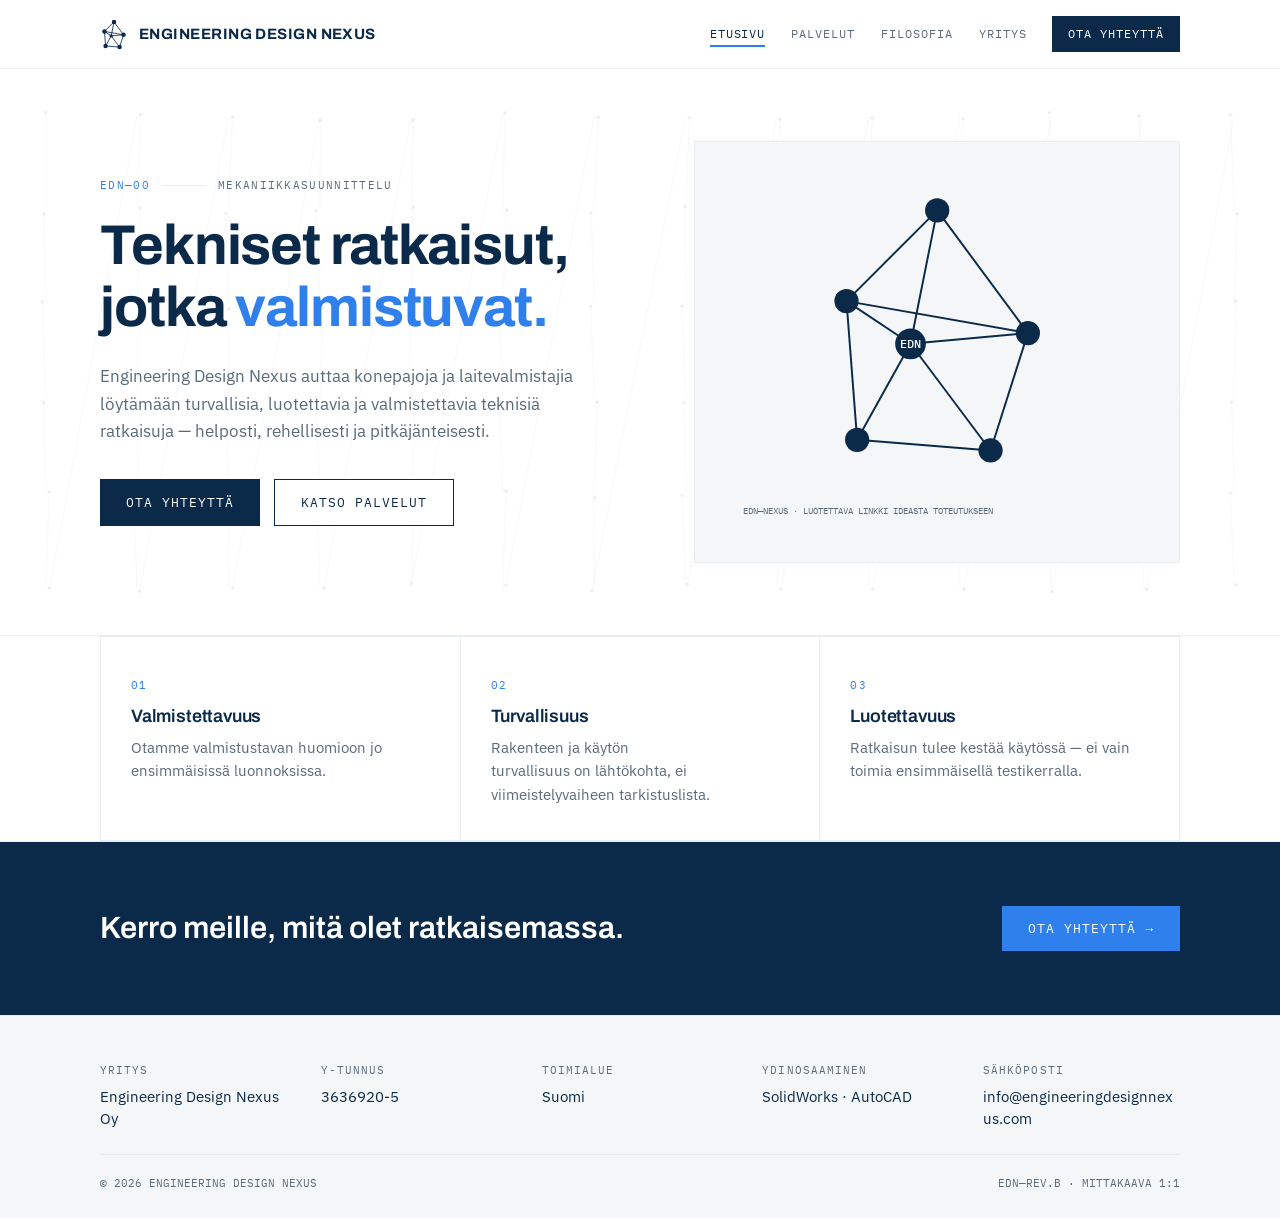
<file: index.html>
<!DOCTYPE html>
<html lang="fi">
<head>
<meta charset="utf-8">
<meta name="viewport" content="width=device-width, initial-scale=1, viewport-fit=cover">
<title>Engineering Design Nexus — Teknisen suunnittelun ja ongelmanratkaisun kumppani</title>
<meta name="description" content="Engineering Design Nexus auttaa konepajoja ja laitevalmistajia löytämään turvallisia, luotettavia ja valmistettavia teknisiä ratkaisuja.">
<meta name="theme-color" content="#FFFFFF">
<link rel="canonical" href="https://www.engineeringdesignnexus.com/">
<link rel="icon" href="favicon.ico" sizes="48x48">
<link rel="icon" href="assets/icons/favicon.svg" type="image/svg+xml">
<link rel="apple-touch-icon" href="assets/icons/apple-touch-icon.png">
<link rel="manifest" href="site.webmanifest">
<meta property="og:type" content="website">
<meta property="og:site_name" content="Engineering Design Nexus">
<meta property="og:locale" content="fi_FI">
<meta property="og:url" content="https://www.engineeringdesignnexus.com/">
<meta property="og:title" content="Engineering Design Nexus">
<meta property="og:description" content="Teknisen suunnittelun ja ongelmanratkaisun kumppani. Mekaniikkasuunnittelu, työpiirustukset, tekninen konsultointi ja 3D-tulostus.">
<meta property="og:image" content="https://www.engineeringdesignnexus.com/assets/og-image.png">
<meta property="og:image:width" content="1200">
<meta property="og:image:height" content="630">
<meta property="og:image:alt" content="Engineering Design Nexus — Tekniset ratkaisut, jotka valmistuvat.">
<meta name="twitter:card" content="summary_large_image">
<link rel="preload" href="assets/fonts/archivo-latin.woff2" as="font" type="font/woff2" crossorigin>
<link rel="preload" href="assets/fonts/plex-sans-latin.woff2" as="font" type="font/woff2" crossorigin>
<link rel="preload" href="assets/fonts/plex-mono-400-latin.woff2" as="font" type="font/woff2" crossorigin>
<script>document.documentElement.classList.add('js')</script>
<link rel="stylesheet" href="assets/site.css">
<script src="assets/site.js" defer></script>
</head>
<body>
<a class="skip" href="#sisalto">Siirry sisältöön</a>
<header class="site-header load-header">
  <div class="bar">
    <a class="brand" href="index.html" aria-label="Engineering Design Nexus — etusivu">
      <img src="assets/logo-mark-navy.svg" width="28" height="31" alt="">
      <span>ENGINEERING DESIGN NEXUS</span>
    </a>
    <nav class="desktop-nav" aria-label="Päävalikko">
      <a class="nav-link" href="index.html" aria-current="page">Etusivu</a>
      <a class="nav-link" href="palvelut.html">Palvelut</a>
      <a class="nav-link" href="filosofia.html">Filosofia</a>
      <a class="nav-link" href="yritys.html">Yritys</a>
      <a class="nav-cta" href="yhteystiedot.html">Ota yhteyttä</a>
    </nav>
    <button class="hamburger" type="button" aria-label="Valikko" aria-controls="mobile-menu" aria-expanded="false"><span></span><span></span><span></span></button>
  </div>
</header>
<div class="mobile-panel" id="mobile-menu" role="dialog" aria-modal="true" aria-label="Valikko" aria-hidden="true" inert>
  <div class="top"><button class="panel-close" type="button" aria-label="Sulje valikko">×</button></div>
  <nav aria-label="Mobiilivalikko">
    <a href="index.html" aria-current="page">Etusivu</a>
    <a href="palvelut.html">Palvelut</a>
    <a href="filosofia.html">Filosofia</a>
    <a href="yritys.html">Yritys</a>
    <a href="yhteystiedot.html">Ota yhteyttä</a>
  </nav>
</div>
<main id="sisalto">
  <section class="hero">
    <canvas class="dot-canvas" aria-hidden="true"></canvas>
    <div class="wrap">
      <div>
        <div class="label load-1" style="margin-bottom:22px"><span class="code">EDN—00</span><span class="rule"></span><span class="name">Mekaniikkasuunnittelu</span></div>
        <h1 class="h1 h1-hero load-1">Tekniset ratkaisut, jotka <span class="accent">valmistuvat.</span></h1>
        <p class="hero-lede load-2">Engineering Design Nexus auttaa konepajoja ja laitevalmistajia löytämään turvallisia, luotettavia ja valmistettavia teknisiä ratkaisuja — helposti, rehellisesti ja pitkäjänteisesti.</p>
        <div class="btn-row load-3">
          <a class="btn btn-primary" href="yhteystiedot.html">Ota yhteyttä</a>
          <a class="btn btn-secondary" href="palvelut.html">Katso palvelut</a>
        </div>
      </div>
      <div class="hero-visual">
          <svg class="nexus" viewBox="0 0 520 440" aria-hidden="true" focusable="false">
            <g class="net">
              <line x1="260" y1="45" x2="147.8" y2="157.2" style="--len:158.67;--d:0.1s"></line>
              <line x1="260" y1="45" x2="372.2" y2="196.8" style="--len:188.76;--d:0.17s"></line>
              <line x1="260" y1="45" x2="227" y2="210" style="--len:168.27;--d:0.24s"></line>
              <line x1="147.8" y1="157.2" x2="227" y2="210" style="--len:95.19;--d:0.31s"></line>
              <line x1="147.8" y1="157.2" x2="372.2" y2="196.8" style="--len:227.87;--d:0.38s"></line>
              <line x1="147.8" y1="157.2" x2="161" y2="328.8" style="--len:172.11;--d:0.45s"></line>
              <line x1="227" y1="210" x2="372.2" y2="196.8" style="--len:145.8;--d:0.52s"></line>
              <line x1="227" y1="210" x2="161" y2="328.8" style="--len:135.9;--d:0.59s"></line>
              <line x1="227" y1="210" x2="326" y2="342" style="--len:165;--d:0.66s"></line>
              <line x1="161" y1="328.8" x2="326" y2="342" style="--len:165.53;--d:0.73s"></line>
              <line x1="372.2" y1="196.8" x2="326" y2="342" style="--len:152.37;--d:0.8s"></line>
              <circle cx="260" cy="45" r="15" style="--d:0.5s"></circle>
              <circle cx="147.8" cy="157.2" r="15" style="--d:0.59s"></circle>
              <circle cx="372.2" cy="196.8" r="15" style="--d:0.77s"></circle>
              <circle cx="161" cy="328.8" r="15" style="--d:0.86s"></circle>
              <circle cx="326" cy="342" r="15" style="--d:0.95s"></circle>
              <circle cx="227" cy="210" r="19" style="--d:0.68s"></circle>
              <text class="node-label" x="227" y="211" text-anchor="middle" dominant-baseline="middle">EDN</text>
            </g>
            <text class="caption" x="20" y="420">EDN—NEXUS · LUOTETTAVA LINKKI IDEASTA TOTEUTUKSEEN</text>
          </svg>
      </div>
    </div>
  </section>
  <section style="border-bottom:1px solid var(--grid)" aria-label="Suunnittelukriteerit">
    <div class="wrap">
      <div class="cells">
        <div class="reveal fill" style="transition-delay:0ms"><article class="vcard hover-card"><div class="hover-card-bar"></div><span class="badge badge-mono">01</span><h3>Valmistettavuus</h3><p>Otamme valmistustavan huomioon jo ensimmäisissä luonnoksissa.</p></article></div>
        <div class="reveal fill" style="transition-delay:100ms"><article class="vcard hover-card"><div class="hover-card-bar"></div><span class="badge badge-mono">02</span><h3>Turvallisuus</h3><p>Rakenteen ja käytön turvallisuus on lähtökohta, ei viimeistelyvaiheen tarkistuslista.</p></article></div>
        <div class="reveal fill" style="transition-delay:200ms"><article class="vcard hover-card"><div class="hover-card-bar"></div><span class="badge badge-mono">03</span><h3>Luotettavuus</h3><p>Ratkaisun tulee kestää käytössä — ei vain toimia ensimmäisellä testikerralla.</p></article></div>
      </div>
    </div>
  </section>
  <section class="cta-band">
    <div class="wrap">
      <div class="reveal"><h2>Kerro meille, mitä olet ratkaisemassa.</h2></div>
      <div class="reveal" style="transition-delay:150ms"><a class="btn btn-on-navy" href="yhteystiedot.html">Ota yhteyttä →</a></div>
    </div>
  </section>
</main>
<footer class="site-footer">
  <div class="wrap">
    <div class="foot-grid">
      <div><span class="badge badge-outline">Yritys</span><div class="v">Engineering Design Nexus Oy</div></div>
      <div><span class="badge badge-outline">Y-tunnus</span><div class="v">3636920-5</div></div>
      <div><span class="badge badge-outline">Toimialue</span><div class="v">Suomi</div></div>
      <div><span class="badge badge-outline">Ydinosaaminen</span><div class="v">SolidWorks · AutoCAD</div></div>
      <div class="email"><span class="badge badge-outline">Sähköposti</span><div class="v"><a href="mailto:info@engineeringdesignnexus.com">info@engineeringdesignnexus.com</a></div></div>
    </div>
    <div class="foot-meta"><span>© 2026 ENGINEERING DESIGN NEXUS</span><span>EDN—REV.B · MITTAKAAVA 1:1</span></div>
  </div>
</footer>
</body>
</html>
</file>
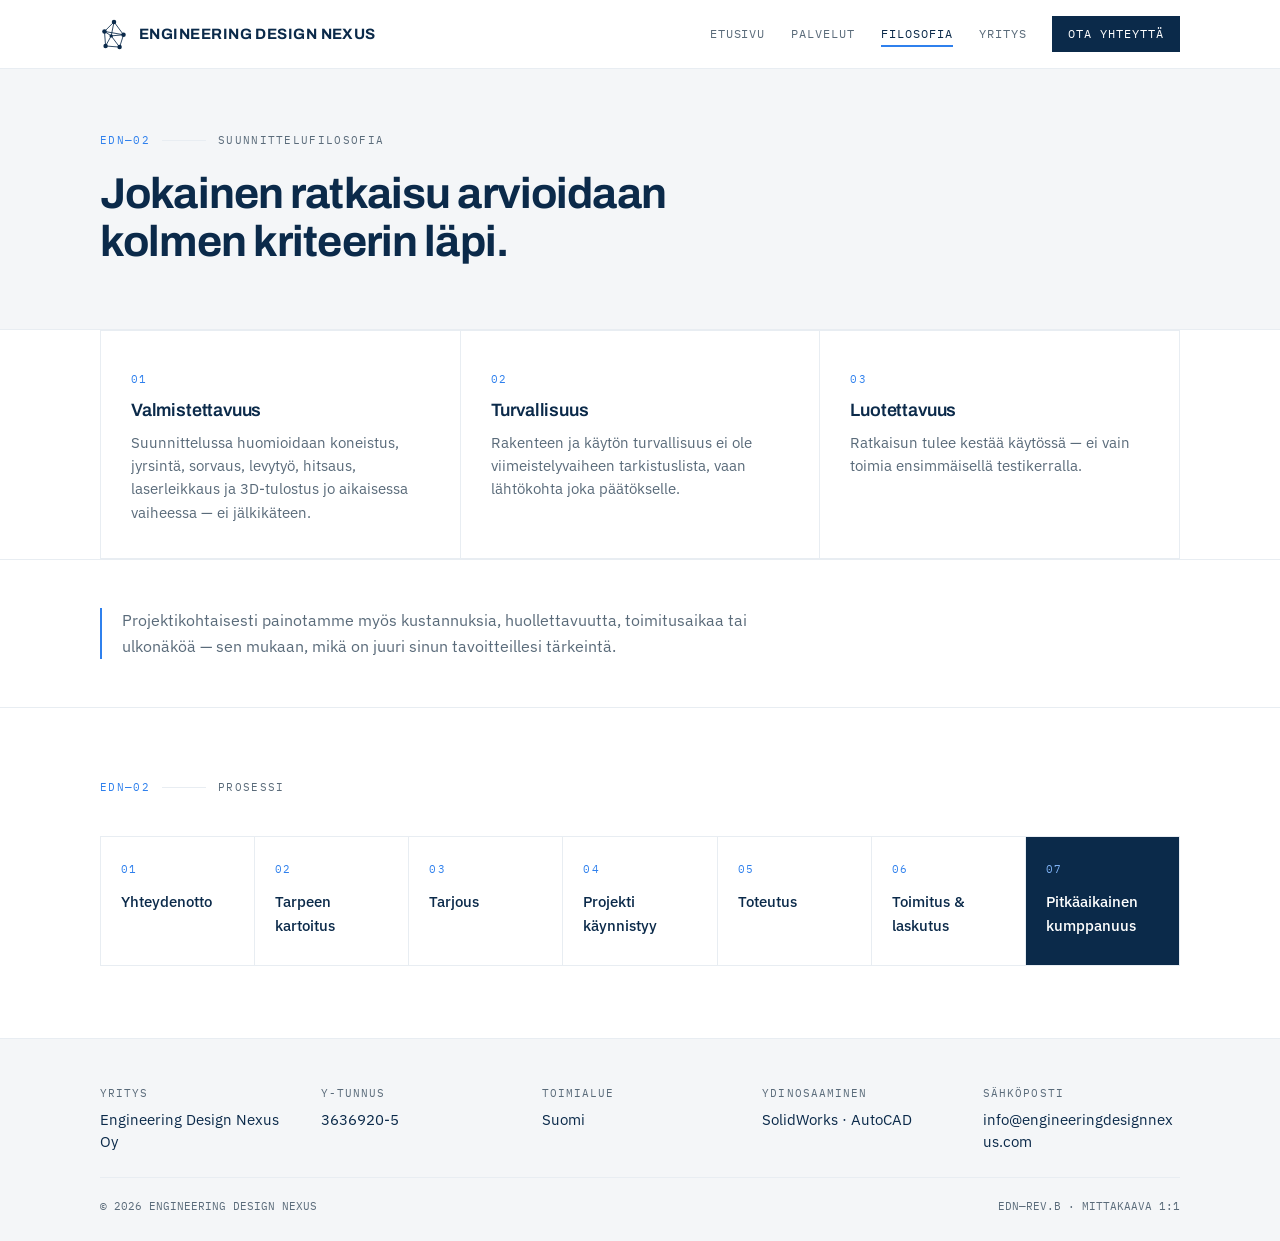
<file: filosofia.html>
<!DOCTYPE html>
<html lang="fi">
<head>
<meta charset="utf-8">
<meta name="viewport" content="width=device-width, initial-scale=1, viewport-fit=cover">
<title>Suunnittelufilosofia — Engineering Design Nexus</title>
<meta name="description" content="Jokainen ratkaisu arvioidaan kolmen kriteerin läpi: valmistettavuus, turvallisuus ja luotettavuus.">
<meta name="theme-color" content="#FFFFFF">
<link rel="canonical" href="https://www.engineeringdesignnexus.com/filosofia">
<link rel="icon" href="favicon.ico" sizes="48x48">
<link rel="icon" href="assets/icons/favicon.svg" type="image/svg+xml">
<link rel="apple-touch-icon" href="assets/icons/apple-touch-icon.png">
<link rel="manifest" href="site.webmanifest">
<meta property="og:type" content="website">
<meta property="og:site_name" content="Engineering Design Nexus">
<meta property="og:locale" content="fi_FI">
<meta property="og:url" content="https://www.engineeringdesignnexus.com/filosofia">
<meta property="og:title" content="Suunnittelufilosofia — Engineering Design Nexus">
<meta property="og:description" content="Jokainen ratkaisu arvioidaan kolmen kriteerin läpi: valmistettavuus, turvallisuus ja luotettavuus.">
<meta property="og:image" content="https://www.engineeringdesignnexus.com/assets/og-image.png">
<meta property="og:image:width" content="1200">
<meta property="og:image:height" content="630">
<meta property="og:image:alt" content="Engineering Design Nexus — Tekniset ratkaisut, jotka valmistuvat.">
<meta name="twitter:card" content="summary_large_image">
<link rel="preload" href="assets/fonts/archivo-latin.woff2" as="font" type="font/woff2" crossorigin>
<link rel="preload" href="assets/fonts/plex-sans-latin.woff2" as="font" type="font/woff2" crossorigin>
<link rel="preload" href="assets/fonts/plex-mono-400-latin.woff2" as="font" type="font/woff2" crossorigin>
<script>document.documentElement.classList.add('js')</script>
<link rel="stylesheet" href="assets/site.css">
<script src="assets/site.js" defer></script>
</head>
<body>
<a class="skip" href="#sisalto">Siirry sisältöön</a>
<header class="site-header">
  <div class="bar">
    <a class="brand" href="index.html" aria-label="Engineering Design Nexus — etusivu">
      <img src="assets/logo-mark-navy.svg" width="28" height="31" alt="">
      <span>ENGINEERING DESIGN NEXUS</span>
    </a>
    <nav class="desktop-nav" aria-label="Päävalikko">
      <a class="nav-link" href="index.html">Etusivu</a>
      <a class="nav-link" href="palvelut.html">Palvelut</a>
      <a class="nav-link" href="filosofia.html" aria-current="page">Filosofia</a>
      <a class="nav-link" href="yritys.html">Yritys</a>
      <a class="nav-cta" href="yhteystiedot.html">Ota yhteyttä</a>
    </nav>
    <button class="hamburger" type="button" aria-label="Valikko" aria-controls="mobile-menu" aria-expanded="false"><span></span><span></span><span></span></button>
  </div>
</header>
<div class="mobile-panel" id="mobile-menu" role="dialog" aria-modal="true" aria-label="Valikko" aria-hidden="true" inert>
  <div class="top"><button class="panel-close" type="button" aria-label="Sulje valikko">×</button></div>
  <nav aria-label="Mobiilivalikko">
    <a href="index.html">Etusivu</a>
    <a href="palvelut.html">Palvelut</a>
    <a href="filosofia.html" aria-current="page">Filosofia</a>
    <a href="yritys.html">Yritys</a>
    <a href="yhteystiedot.html">Ota yhteyttä</a>
  </nav>
</div>
<main id="sisalto">
  <section class="page-head">
    <div class="wrap">
      <div class="label"><span class="code">EDN—02</span><span class="rule"></span><span class="name">Suunnittelufilosofia</span></div>
      <h1 class="h1 h1-page" style="max-width:24ch">Jokainen ratkaisu arvioidaan kolmen kriteerin läpi.</h1>
    </div>
  </section>
  <section style="border-bottom:1px solid var(--grid)" aria-label="Kriteerit">
    <div class="wrap">
      <div class="cells">
        <div class="reveal fill" style="transition-delay:0ms"><article class="vcard hover-card"><div class="hover-card-bar"></div><span class="badge badge-mono">01</span><h3>Valmistettavuus</h3><p>Suunnittelussa huomioidaan koneistus, jyrsintä, sorvaus, levytyö, hitsaus, laserleikkaus ja 3D-tulostus jo aikaisessa vaiheessa — ei jälkikäteen.</p></article></div>
        <div class="reveal fill" style="transition-delay:100ms"><article class="vcard hover-card"><div class="hover-card-bar"></div><span class="badge badge-mono">02</span><h3>Turvallisuus</h3><p>Rakenteen ja käytön turvallisuus ei ole viimeistelyvaiheen tarkistuslista, vaan lähtökohta joka päätökselle.</p></article></div>
        <div class="reveal fill" style="transition-delay:200ms"><article class="vcard hover-card"><div class="hover-card-bar"></div><span class="badge badge-mono">03</span><h3>Luotettavuus</h3><p>Ratkaisun tulee kestää käytössä — ei vain toimia ensimmäisellä testikerralla.</p></article></div>
      </div>
    </div>
  </section>
  <section class="note" style="border-bottom:1px solid var(--grid)">
    <div class="wrap reveal"><p>Projektikohtaisesti painotamme myös kustannuksia, huollettavuutta, toimitusaikaa tai ulkonäköä — sen mukaan, mikä on juuri sinun tavoitteillesi tärkeintä.</p></div>
  </section>
  <section class="process">
    <div class="wrap">
      <div class="label" style="margin-bottom:40px"><span class="code">EDN—02</span><span class="rule"></span><span class="name">Prosessi</span></div>
      <ol class="steps">
        <li class="reveal" style="transition-delay:0ms"><span class="n">01</span><span class="s">Yhteydenotto</span></li>
        <li class="reveal" style="transition-delay:60ms"><span class="n">02</span><span class="s">Tarpeen kartoitus</span></li>
        <li class="reveal" style="transition-delay:120ms"><span class="n">03</span><span class="s">Tarjous</span></li>
        <li class="reveal" style="transition-delay:180ms"><span class="n">04</span><span class="s">Projekti käynnistyy</span></li>
        <li class="reveal" style="transition-delay:240ms"><span class="n">05</span><span class="s">Toteutus</span></li>
        <li class="reveal" style="transition-delay:300ms"><span class="n">06</span><span class="s">Toimitus &amp; laskutus</span></li>
        <li class="reveal last" style="transition-delay:360ms"><span class="n">07</span><span class="s">Pitkäaikainen kumppanuus</span></li>
      </ol>
    </div>
  </section>
</main>
<footer class="site-footer">
  <div class="wrap">
    <div class="foot-grid">
      <div><span class="badge badge-outline">Yritys</span><div class="v">Engineering Design Nexus Oy</div></div>
      <div><span class="badge badge-outline">Y-tunnus</span><div class="v">3636920-5</div></div>
      <div><span class="badge badge-outline">Toimialue</span><div class="v">Suomi</div></div>
      <div><span class="badge badge-outline">Ydinosaaminen</span><div class="v">SolidWorks · AutoCAD</div></div>
      <div class="email"><span class="badge badge-outline">Sähköposti</span><div class="v"><a href="mailto:info@engineeringdesignnexus.com">info@engineeringdesignnexus.com</a></div></div>
    </div>
    <div class="foot-meta"><span>© 2026 ENGINEERING DESIGN NEXUS</span><span>EDN—REV.B · MITTAKAAVA 1:1</span></div>
  </div>
</footer>
</body>
</html>
</file>
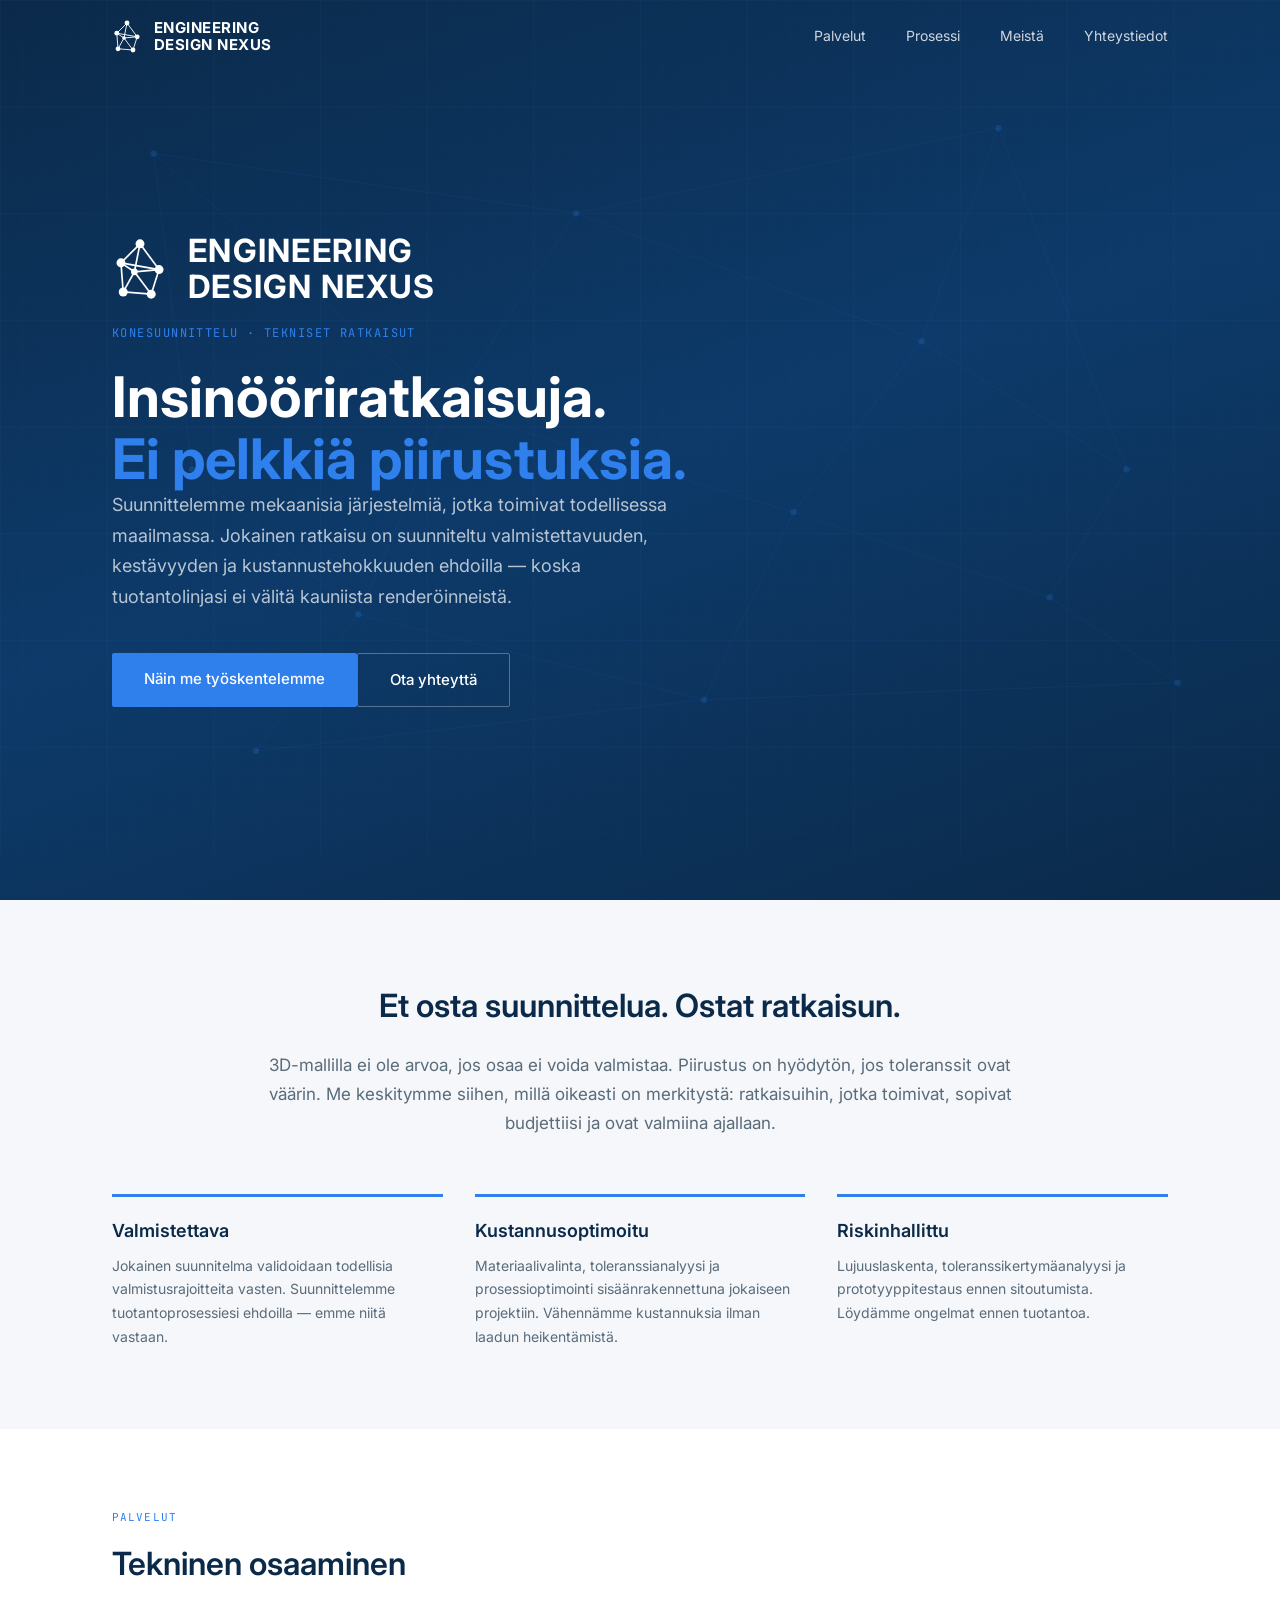
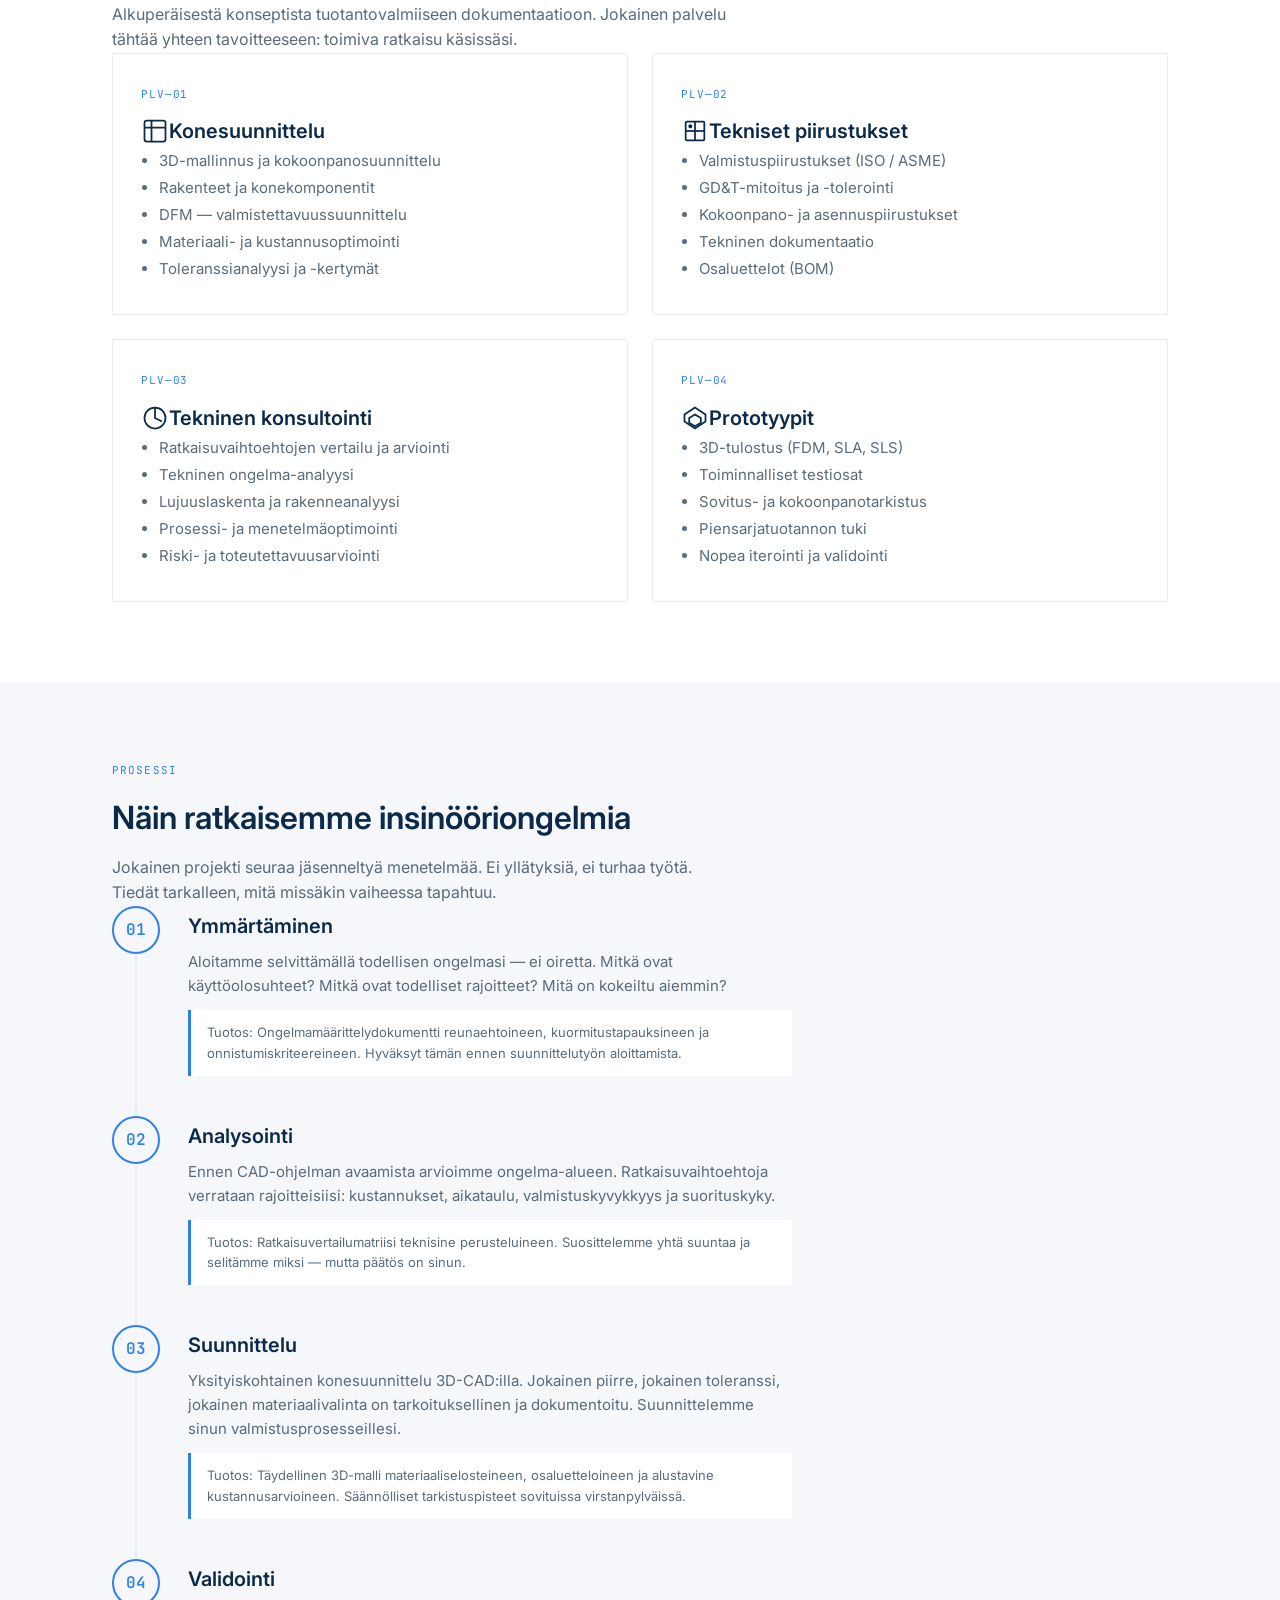
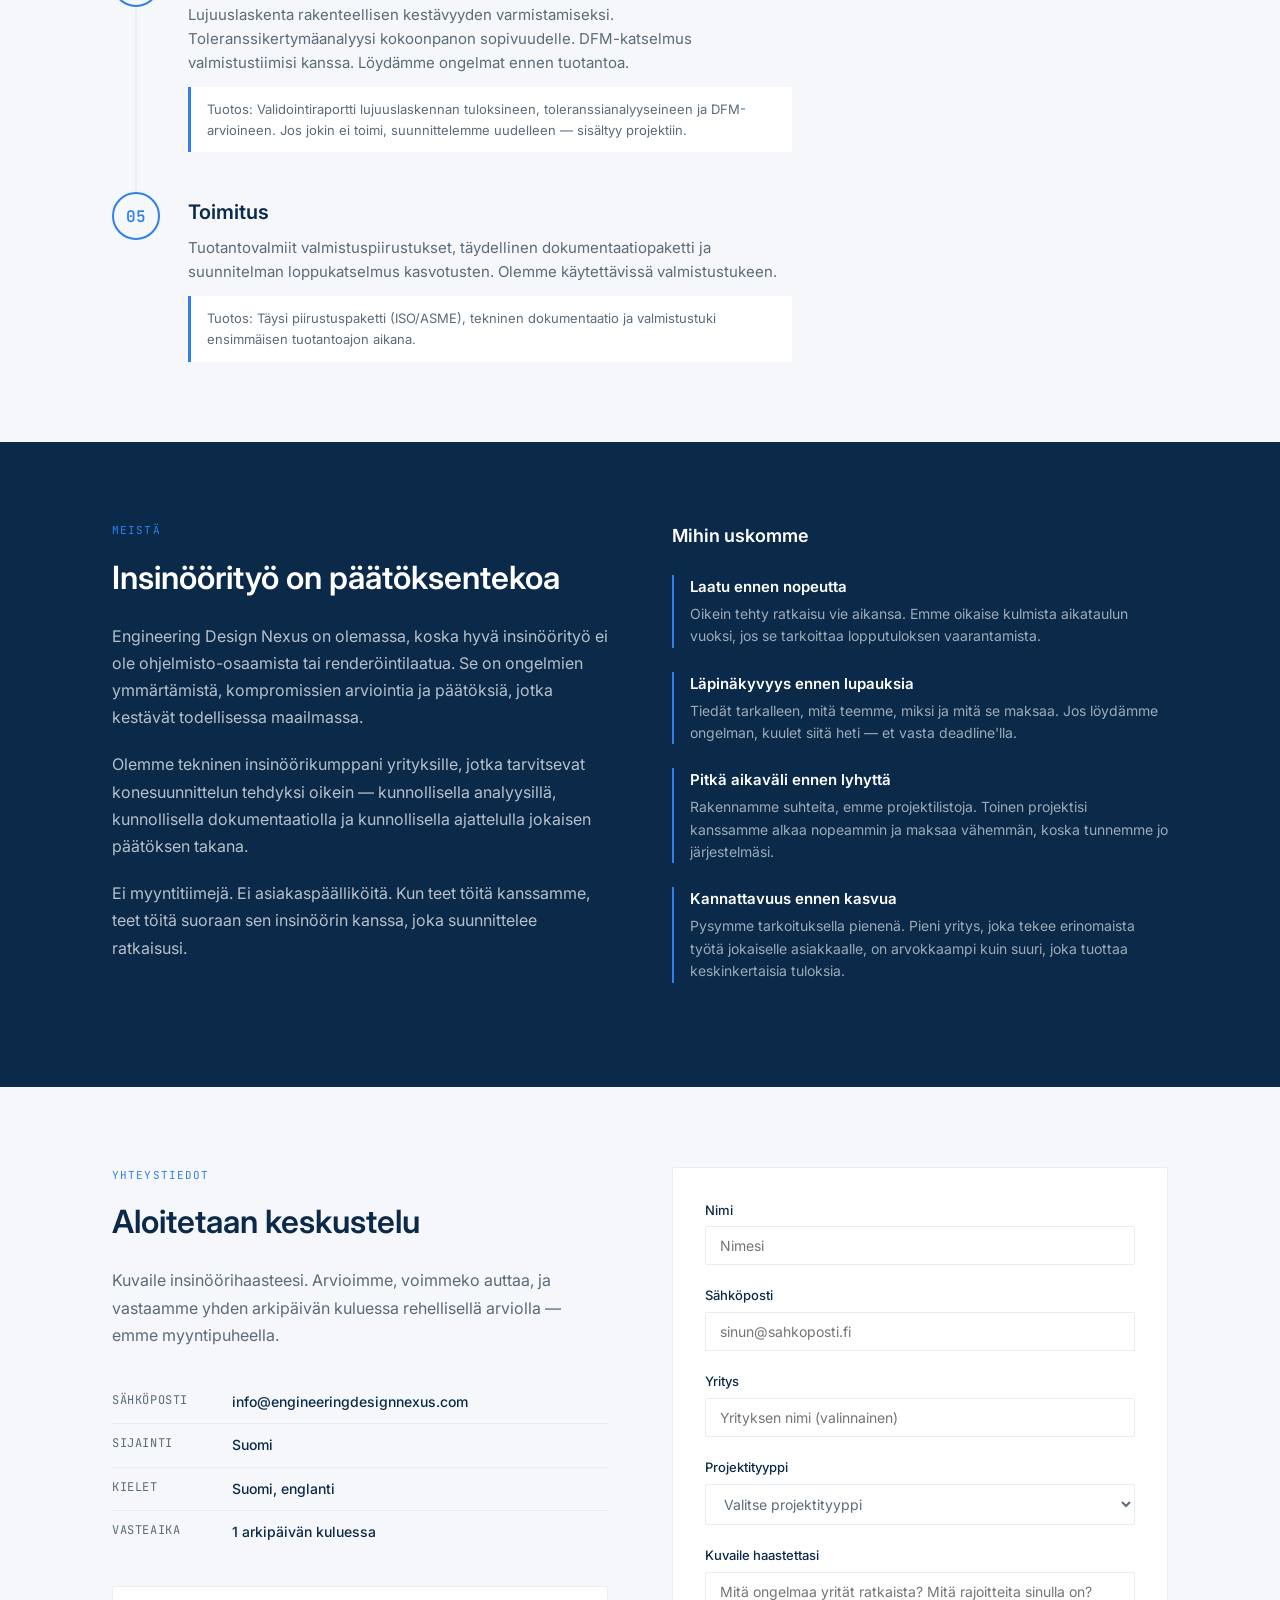
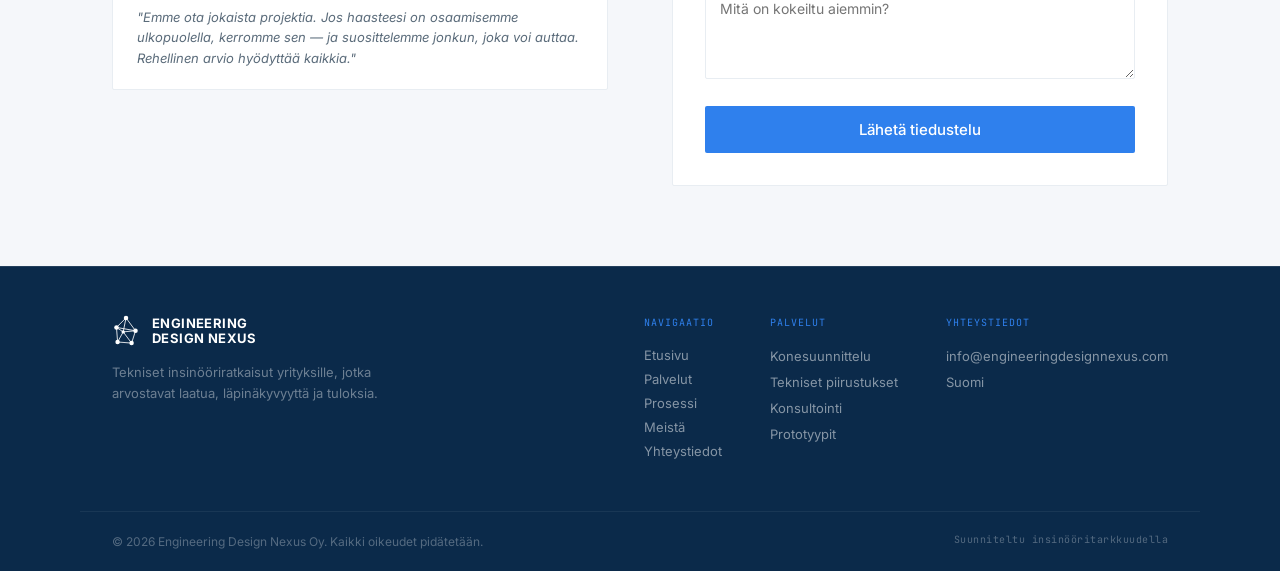
<file: index.html.html>
<!DOCTYPE html>
<html lang="fi">
<head>
  <meta charset="UTF-8">
  <meta name="viewport" content="width=device-width, initial-scale=1.0">
  <title>Engineering Design Nexus — Insinööriratkaisuja</title>
  <meta name="description" content="Konesuunnittelu ja tekniset insinööriratkaisut. Suunnittelemme mekaanisia järjestelmiä, jotka toimivat todellisessa maailmassa.">
  <link rel="preconnect" href="https://fonts.googleapis.com">
  <link rel="preconnect" href="https://fonts.gstatic.com" crossorigin>
  <link href="https://fonts.googleapis.com/css2?family=Inter:wght@400;500;600;700&family=JetBrains+Mono:wght@400;500;600;700&display=swap" rel="stylesheet">
  <style>
    /* ── Reset & Base ──────────────────────────────────── */
    *, *::before, *::after { margin: 0; padding: 0; box-sizing: border-box; }
    html { scroll-behavior: smooth; }
    body {
      font-family: 'Inter', -apple-system, BlinkMacSystemFont, sans-serif;
      color: #0B2A4A;
      background: #FFFFFF;
      line-height: 1.6;
      -webkit-font-smoothing: antialiased;
    }
    a { color: inherit; text-decoration: none; }
    ul { list-style: none; }
    img { max-width: 100%; display: block; }

    /* ── Design tokens ─────────────────────────────────── */
    :root {
      --navy: #0B2A4A;
      --steel: #5A6B7A;
      --electric: #2F80ED;
      --electric-hover: #1a6fd4;
      --grid: #E8EDF2;
      --surface: #F5F7FA;
      --white: #FFFFFF;
      --mono: 'JetBrains Mono', 'Fira Code', monospace;
      --sans: 'Inter', -apple-system, sans-serif;
      --max-w: 1120px;
    }

    /* ── Mono label (reused) ───────────────────────────── */
    .mono-label {
      font-family: var(--mono);
      font-size: 11px;
      color: var(--electric);
      letter-spacing: 0.1em;
      text-transform: uppercase;
      margin-bottom: 12px;
    }

    /* ── Navigation ────────────────────────────────────── */
    .nav {
      position: fixed; top: 0; left: 0; right: 0; z-index: 100;
      border-bottom: 1px solid transparent;
      transition: all 0.3s ease;
    }
    .nav.scrolled {
      background: rgba(255, 255, 255, 0.97);
      border-bottom-color: var(--grid);
      backdrop-filter: blur(8px);
      -webkit-backdrop-filter: blur(8px);
    }
    .nav-inner {
      max-width: var(--max-w); margin: 0 auto; padding: 0 32px;
      display: flex; align-items: center; justify-content: space-between;
      height: 72px;
    }
    .nav-brand {
      display: flex; align-items: center; gap: 12px;
      cursor: pointer; text-decoration: none;
    }
    .nav-brand-text {
      font-weight: 700; font-size: 15px; line-height: 1.15;
      letter-spacing: 0.03em; text-transform: uppercase;
      color: #FFFFFF; transition: color 0.3s;
    }
    .nav.scrolled .nav-brand-text { color: var(--navy); }
    .nav.scrolled .nav-icon-path { fill: var(--navy); stroke: var(--navy); }

    .nav-links { display: flex; gap: 40px; align-items: center; }
    .nav-link {
      background: none; border: none; cursor: pointer;
      font-family: var(--sans); font-size: 14px; font-weight: 400;
      color: rgba(255,255,255,0.8); padding: 4px 0;
      border-bottom: 2px solid transparent;
      transition: all 0.2s;
    }
    .nav-link:hover { color: var(--electric); }
    .nav-link.active { color: var(--electric); border-bottom-color: var(--electric); font-weight: 600; }
    .nav.scrolled .nav-link { color: var(--steel); }
    .nav.scrolled .nav-link.active { color: var(--electric); }
    .nav.scrolled .nav-link:hover { color: var(--electric); }

    /* Mobile menu */
    .nav-toggle {
      display: none; background: none; border: none; cursor: pointer;
      width: 32px; height: 32px; position: relative;
    }
    .nav-toggle span {
      display: block; width: 22px; height: 2px; background: #fff;
      position: absolute; left: 5px; transition: all 0.3s;
    }
    .nav.scrolled .nav-toggle span { background: var(--navy); }
    .nav-toggle span:nth-child(1) { top: 9px; }
    .nav-toggle span:nth-child(2) { top: 15px; }
    .nav-toggle span:nth-child(3) { top: 21px; }

    @media (max-width: 768px) {
      .nav-links { 
        display: none; flex-direction: column; gap: 0;
        position: absolute; top: 72px; left: 0; right: 0;
        background: var(--white); border-bottom: 1px solid var(--grid);
        padding: 8px 0;
      }
      .nav-links.open { display: flex; }
      .nav-links .nav-link {
        color: var(--steel); padding: 12px 32px;
        border-bottom: none; width: 100%; text-align: left;
      }
      .nav-links .nav-link.active { color: var(--electric); }
      .nav-toggle { display: block; }
    }

    /* ── Hero ──────────────────────────────────────────── */
    .hero {
      position: relative; min-height: 100vh;
      background: linear-gradient(160deg, #0B2A4A 0%, #0D3A6A 50%, #0B2A4A 100%);
      display: flex; align-items: center; overflow: hidden;
    }
    .hero-bg { position: absolute; inset: 0; pointer-events: none; }
    .hero-inner {
      max-width: var(--max-w); margin: 0 auto; padding: 140px 32px 100px;
      position: relative; z-index: 2; width: 100%;
    }
    .hero-brand {
      display: flex; align-items: center; gap: 20px; margin-bottom: 20px;
    }
    .hero-brand-text {
      font-weight: 700; font-size: clamp(22px, 3vw, 32px);
      line-height: 1.1; letter-spacing: 0.04em;
      text-transform: uppercase; color: #FFFFFF;
    }
    .hero-tag {
      font-family: var(--mono); font-size: 12px; color: var(--electric);
      letter-spacing: 0.12em; text-transform: uppercase; margin-bottom: 24px;
    }
    .hero h1 {
      font-size: clamp(36px, 5vw, 56px); font-weight: 700;
      color: #FFFFFF; line-height: 1.1; margin-bottom: 24; max-width: 720px;
    }
    .hero h1 span { color: var(--electric); }
    .hero-desc {
      font-size: 18px; color: rgba(255,255,255,0.7);
      line-height: 1.7; max-width: 560px; margin-bottom: 40px;
    }
    .hero-actions { display: flex; gap: 16; flex-wrap: wrap; }

    .btn-primary {
      background: var(--electric); color: #fff; border: none;
      padding: 14px 32px; font-size: 15px; font-weight: 500;
      cursor: pointer; font-family: var(--sans); border-radius: 2px;
      transition: background 0.2s;
    }
    .btn-primary:hover { background: var(--electric-hover); }
    .btn-outline {
      background: transparent; color: #fff;
      border: 1px solid rgba(255,255,255,0.3);
      padding: 14px 32px; font-size: 15px; font-weight: 500;
      cursor: pointer; font-family: var(--sans); border-radius: 2px;
      transition: border-color 0.2s;
    }
    .btn-outline:hover { border-color: var(--electric); }

    /* ── Sections ──────────────────────────────────────── */
    .section {
      position: relative;
    }
    .section-inner {
      max-width: var(--max-w); margin: 0 auto; padding: 80px 32px;
      position: relative; z-index: 1;
    }
    .section-header { margin-bottom: 48; }
    .section-header h2 { font-size: 32px; font-weight: 600; margin-bottom: 12px; }
    .section-header p {
      font-size: 16px; color: var(--steel); max-width: 620px; line-height: 1.6;
    }

    /* ── Value proposition ─────────────────────────────── */
    .value-section { background: var(--surface); }
    .value-center { text-align: center; max-width: 760px; margin: 0 auto; }
    .value-center h2 { font-size: 32px; font-weight: 600; margin-bottom: 20px; }
    .value-center p { font-size: 17px; color: var(--steel); line-height: 1.7; }
    .value-grid {
      display: grid;
      grid-template-columns: repeat(auto-fit, minmax(220px, 1fr));
      gap: 32px; margin-top: 56px;
    }
    .value-card { border-top: 3px solid var(--electric); padding-top: 20px; }
    .value-card h3 { font-size: 18px; font-weight: 600; margin-bottom: 8px; }
    .value-card p { font-size: 14px; color: var(--steel); line-height: 1.7; }

    /* ── Services ──────────────────────────────────────── */
    .services-grid {
      display: grid;
      grid-template-columns: repeat(2, 1fr);
      gap: 24px;
    }
    .service-card {
      border: 1px solid var(--grid); border-radius: 2px;
      padding: 32px 28px; background: var(--white);
      transition: border-color 0.2s;
    }
    .service-card:hover { border-color: var(--electric); }
    .service-code {
      font-family: var(--mono); font-size: 11px; color: var(--electric);
      letter-spacing: 0.08em; text-transform: uppercase; margin-bottom: 12px;
    }
    .service-header {
      display: flex; align-items: center; gap: 12; margin-bottom: 16;
    }
    .service-icon { color: var(--navy); flex-shrink: 0; }
    .service-header h3 { font-size: 20px; font-weight: 600; }
    .service-card ul {
      padding-left: 18px; color: var(--steel);
      line-height: 1.8; font-size: 15px; list-style: disc;
    }

    /* ── Process ───────────────────────────────────────── */
    .process-section { background: var(--surface); }
    .process-steps { max-width: 680px; }
    .process-step { display: flex; gap: 28px; }
    .process-step-line {
      display: flex; flex-direction: column; align-items: center; flex-shrink: 0;
    }
    .process-step-number {
      width: 48px; height: 48px; border-radius: 50%;
      border: 2px solid var(--electric); background: var(--surface);
      display: flex; align-items: center; justify-content: center;
      font-family: var(--mono); font-size: 16px; font-weight: 600;
      color: var(--electric); position: relative; z-index: 2; flex-shrink: 0;
    }
    .process-step-connector {
      width: 2px; flex-grow: 1; background: var(--grid); min-height: 40px;
    }
    .process-step-content { padding-bottom: 40px; padding-top: 4px; }
    .process-step:last-child .process-step-content { padding-bottom: 0; }
    .process-step-content h3 {
      font-size: 20px; font-weight: 600; margin-bottom: 8px;
    }
    .process-step-content > p {
      font-size: 15px; color: var(--steel); margin-bottom: 12px; line-height: 1.6;
    }
    .process-deliverable {
      background: var(--white); border-left: 3px solid var(--electric);
      padding: 12px 16px; font-size: 13px; color: var(--steel);
      line-height: 1.6; border-radius: 0 2px 2px 0;
    }

    /* ── About ─────────────────────────────────────────── */
    .about-section { background: var(--navy); }
    .about-grid {
      display: grid;
      grid-template-columns: repeat(auto-fit, minmax(320px, 1fr));
      gap: 64px; align-items: start;
    }
    .about-section h2 { font-size: 32px; font-weight: 600; color: #fff; margin-bottom: 20px; }
    .about-section p { font-size: 16px; color: rgba(255,255,255,0.7); line-height: 1.7; margin-bottom: 20px; }
    .about-section p:last-child { margin-bottom: 0; }
    .beliefs h3 { font-size: 18px; font-weight: 600; color: #fff; margin-bottom: 24px; }
    .belief {
      border-left: 2px solid var(--electric); padding-left: 16px; margin-bottom: 24px;
    }
    .belief h4 { font-size: 15px; font-weight: 600; color: #fff; margin-bottom: 4px; }
    .belief p { font-size: 14px; color: rgba(255,255,255,0.6); line-height: 1.6; margin: 0; }

    /* ── Contact ───────────────────────────────────────── */
    .contact-section { background: var(--surface); }
    .contact-grid {
      display: grid;
      grid-template-columns: repeat(auto-fit, minmax(320px, 1fr));
      gap: 64px; align-items: start;
    }
    .contact-info h2 { font-size: 32px; font-weight: 600; margin-bottom: 20px; }
    .contact-info > p {
      font-size: 16px; color: var(--steel); line-height: 1.7; margin-bottom: 32px;
    }
    .contact-details { margin-bottom: 32px; }
    .contact-row {
      display: flex; gap: 16; padding: 10px 0;
      border-bottom: 1px solid var(--grid);
    }
    .contact-row:last-child { border-bottom: none; }
    .contact-row-label {
      font-family: var(--mono); font-size: 12px; color: var(--steel);
      text-transform: uppercase; letter-spacing: 0.05em; min-width: 120px;
    }
    .contact-row-value { font-size: 14px; color: var(--navy); font-weight: 500; }
    .contact-quote {
      background: var(--white); border: 1px solid var(--grid);
      border-radius: 2px; padding: 20px 24px;
    }
    .contact-quote p {
      font-size: 13px; color: var(--steel); line-height: 1.6; font-style: italic;
    }

    .contact-form {
      background: var(--white); border: 1px solid var(--grid);
      border-radius: 2px; padding: 32px;
    }
    .form-group { margin-bottom: 20px; }
    .form-group label {
      display: block; font-size: 13px; font-weight: 500;
      color: var(--navy); margin-bottom: 6px;
    }
    .form-group input,
    .form-group select,
    .form-group textarea {
      width: 100%; padding: 10px 14px;
      border: 1px solid var(--grid); border-radius: 2px;
      font-size: 14px; font-family: var(--sans);
      outline: none; transition: border-color 0.2s;
      background: var(--white); color: var(--navy);
    }
    .form-group input:focus,
    .form-group select:focus,
    .form-group textarea:focus {
      border-color: var(--electric);
    }
    .form-group textarea { resize: vertical; }
    .form-group select { color: var(--steel); }
    .btn-submit {
      width: 100%; background: var(--electric); color: #fff; border: none;
      padding: 14px 32px; font-size: 15px; font-weight: 500;
      cursor: pointer; font-family: var(--sans); border-radius: 2px;
      transition: background 0.2s;
    }
    .btn-submit:hover { background: var(--electric-hover); }

    /* ── Footer ────────────────────────────────────────── */
    .footer { background: var(--navy); border-top: 1px solid rgba(255,255,255,0.1); }
    .footer-inner {
      max-width: var(--max-w); margin: 0 auto; padding: 48px 32px;
      display: flex; justify-content: space-between; align-items: start;
      flex-wrap: wrap; gap: 32px;
    }
    .footer-brand { display: flex; align-items: center; gap: 12px; margin-bottom: 16px; }
    .footer-brand-text {
      font-weight: 700; font-size: 13px; line-height: 1.15;
      letter-spacing: 0.03em; text-transform: uppercase; color: #fff;
    }
    .footer-desc {
      font-size: 13px; color: rgba(255,255,255,0.4);
      max-width: 280px; line-height: 1.6;
    }
    .footer-cols { display: flex; gap: 48px; flex-wrap: wrap; }
    .footer-col-title {
      font-family: var(--mono); font-size: 10px; color: var(--electric);
      letter-spacing: 0.1em; text-transform: uppercase; margin-bottom: 12px;
    }
    .footer-link {
      display: block; background: none; border: none;
      color: rgba(255,255,255,0.5); font-size: 13px;
      cursor: pointer; padding: 4px 0; font-family: var(--sans);
      transition: color 0.2s; text-align: left;
    }
    .footer-link:hover { color: #fff; }
    .footer-static {
      font-size: 13px; color: rgba(255,255,255,0.5); line-height: 2;
    }
    .footer-bottom {
      max-width: var(--max-w); margin: 0 auto; padding: 20px 32px;
      border-top: 1px solid rgba(255,255,255,0.06);
      display: flex; justify-content: space-between;
      font-size: 12px; color: rgba(255,255,255,0.3);
      flex-wrap: wrap; gap: 8;
    }
    .footer-bottom .mono {
      font-family: var(--mono); font-size: 10px; letter-spacing: 0.05em;
    }

    /* ── Responsive ────────────────────────────────────── */
    @media (max-width: 768px) {
      .hero-inner { padding: 120px 24px 60px; }
      .hero-brand { gap: 14; margin-bottom: 32; }
      .hero-brand-text { font-size: 20px; }
      .hero h1 { font-size: 32px; }
      .hero-desc { font-size: 16px; }
      .section-inner { padding: 60px 24px; }
      .about-grid, .contact-grid { grid-template-columns: 1fr; gap: 40; }
      .footer-inner { padding: 32px 24px; }
      .footer-cols { gap: 32px; }
      .process-step { gap: 16; }
      .nav-inner { padding: 0 24px; }
    }
  </style>
</head>
<body>

  <!-- ═══ NAVIGATION ═══════════════════════════════════════════ -->
  <nav class="nav" id="nav">
    <div class="nav-inner">
      <a class="nav-brand" href="#home">
        <svg width="30" height="33" viewBox="0 0 50 55" fill="none" class="nav-icon">
          <circle cx="25" cy="5" r="4" class="nav-icon-path" fill="#FFFFFF"/>
          <circle cx="8" cy="22" r="4" class="nav-icon-path" fill="#FFFFFF"/>
          <circle cx="20" cy="30" r="3" class="nav-icon-path" fill="#FFFFFF"/>
          <circle cx="42" cy="28" r="4" class="nav-icon-path" fill="#FFFFFF"/>
          <circle cx="10" cy="48" r="4" class="nav-icon-path" fill="#FFFFFF"/>
          <circle cx="35" cy="50" r="4" class="nav-icon-path" fill="#FFFFFF"/>
          <line x1="25" y1="5" x2="8" y2="22" class="nav-icon-path" stroke="#FFFFFF" stroke-width="1.5"/>
          <line x1="25" y1="5" x2="42" y2="28" class="nav-icon-path" stroke="#FFFFFF" stroke-width="1.5"/>
          <line x1="25" y1="5" x2="20" y2="30" class="nav-icon-path" stroke="#FFFFFF" stroke-width="1.5"/>
          <line x1="8" y1="22" x2="20" y2="30" class="nav-icon-path" stroke="#FFFFFF" stroke-width="1.5"/>
          <line x1="8" y1="22" x2="42" y2="28" class="nav-icon-path" stroke="#FFFFFF" stroke-width="1.5"/>
          <line x1="8" y1="22" x2="10" y2="48" class="nav-icon-path" stroke="#FFFFFF" stroke-width="1.5"/>
          <line x1="20" y1="30" x2="42" y2="28" class="nav-icon-path" stroke="#FFFFFF" stroke-width="1.5"/>
          <line x1="20" y1="30" x2="10" y2="48" class="nav-icon-path" stroke="#FFFFFF" stroke-width="1.5"/>
          <line x1="20" y1="30" x2="35" y2="50" class="nav-icon-path" stroke="#FFFFFF" stroke-width="1.5"/>
          <line x1="10" y1="48" x2="35" y2="50" class="nav-icon-path" stroke="#FFFFFF" stroke-width="1.5"/>
          <line x1="42" y1="28" x2="35" y2="50" class="nav-icon-path" stroke="#FFFFFF" stroke-width="1.5"/>
        </svg>
        <div class="nav-brand-text">Engineering<br>Design Nexus</div>
      </a>

      <button class="nav-toggle" id="navToggle" aria-label="Valikko">
        <span></span><span></span><span></span>
      </button>

      <div class="nav-links" id="navLinks">
        <button class="nav-link" onclick="scrollToSection('services')">Palvelut</button>
        <button class="nav-link" onclick="scrollToSection('process')">Prosessi</button>
        <button class="nav-link" onclick="scrollToSection('about')">Meistä</button>
        <button class="nav-link" onclick="scrollToSection('contact')">Yhteystiedot</button>
      </div>
    </div>
  </nav>

  <!-- ═══ HERO ═════════════════════════════════════════════════ -->
  <section class="hero" id="home">
    <!-- Node network background -->
    <svg class="hero-bg" viewBox="0 0 1200 800" preserveAspectRatio="xMidYMid slice">
      <!-- Blueprint grid -->
      <defs>
        <pattern id="grid-sm" width="20" height="20" patternUnits="userSpaceOnUse">
          <path d="M 20 0 L 0 0 0 20" fill="none" stroke="#2F80ED" stroke-width="0.3" opacity="0.08"/>
        </pattern>
        <pattern id="grid-lg" width="100" height="100" patternUnits="userSpaceOnUse">
          <rect width="100" height="100" fill="url(#grid-sm)"/>
          <path d="M 100 0 L 0 0 0 100" fill="none" stroke="#2F80ED" stroke-width="0.6" opacity="0.12"/>
        </pattern>
      </defs>
      <rect width="100%" height="100%" fill="url(#grid-lg)"/>
      <!-- Network nodes -->
      <line x1="144" y1="144" x2="540" y2="200" stroke="#2F80ED" stroke-width="0.5" opacity="0.15"/>
      <line x1="144" y1="144" x2="420" y2="384" stroke="#2F80ED" stroke-width="0.5" opacity="0.15"/>
      <line x1="540" y1="200" x2="936" y2="120" stroke="#2F80ED" stroke-width="0.5" opacity="0.15"/>
      <line x1="540" y1="200" x2="864" y2="320" stroke="#2F80ED" stroke-width="0.5" opacity="0.15"/>
      <line x1="540" y1="200" x2="420" y2="384" stroke="#2F80ED" stroke-width="0.5" opacity="0.15"/>
      <line x1="936" y1="120" x2="1056" y2="440" stroke="#2F80ED" stroke-width="0.5" opacity="0.15"/>
      <line x1="936" y1="120" x2="864" y2="320" stroke="#2F80ED" stroke-width="0.5" opacity="0.15"/>
      <line x1="864" y1="320" x2="1056" y2="440" stroke="#2F80ED" stroke-width="0.5" opacity="0.15"/>
      <line x1="864" y1="320" x2="744" y2="480" stroke="#2F80ED" stroke-width="0.5" opacity="0.15"/>
      <line x1="420" y1="384" x2="336" y2="576" stroke="#2F80ED" stroke-width="0.5" opacity="0.15"/>
      <line x1="420" y1="384" x2="744" y2="480" stroke="#2F80ED" stroke-width="0.5" opacity="0.15"/>
      <line x1="180" y1="440" x2="336" y2="576" stroke="#2F80ED" stroke-width="0.5" opacity="0.15"/>
      <line x1="180" y1="440" x2="144" y2="144" stroke="#2F80ED" stroke-width="0.5" opacity="0.15"/>
      <line x1="336" y1="576" x2="660" y2="656" stroke="#2F80ED" stroke-width="0.5" opacity="0.15"/>
      <line x1="744" y1="480" x2="660" y2="656" stroke="#2F80ED" stroke-width="0.5" opacity="0.15"/>
      <line x1="744" y1="480" x2="984" y2="560" stroke="#2F80ED" stroke-width="0.5" opacity="0.15"/>
      <line x1="1056" y1="440" x2="984" y2="560" stroke="#2F80ED" stroke-width="0.5" opacity="0.15"/>
      <line x1="1104" y1="640" x2="984" y2="560" stroke="#2F80ED" stroke-width="0.5" opacity="0.15"/>
      <line x1="660" y1="656" x2="1104" y2="640" stroke="#2F80ED" stroke-width="0.5" opacity="0.15"/>
      <line x1="240" y1="704" x2="336" y2="576" stroke="#2F80ED" stroke-width="0.5" opacity="0.15"/>
      <line x1="240" y1="704" x2="660" y2="656" stroke="#2F80ED" stroke-width="0.5" opacity="0.15"/>
      <circle cx="144" cy="144" r="3" fill="#2F80ED" opacity="0.2"/>
      <circle cx="540" cy="200" r="3" fill="#2F80ED" opacity="0.2"/>
      <circle cx="936" cy="120" r="3" fill="#2F80ED" opacity="0.2"/>
      <circle cx="864" cy="320" r="3" fill="#2F80ED" opacity="0.2"/>
      <circle cx="420" cy="384" r="3" fill="#2F80ED" opacity="0.2"/>
      <circle cx="180" cy="440" r="3" fill="#2F80ED" opacity="0.2"/>
      <circle cx="1056" cy="440" r="3" fill="#2F80ED" opacity="0.2"/>
      <circle cx="336" cy="576" r="3" fill="#2F80ED" opacity="0.2"/>
      <circle cx="744" cy="480" r="3" fill="#2F80ED" opacity="0.2"/>
      <circle cx="660" cy="656" r="3" fill="#2F80ED" opacity="0.2"/>
      <circle cx="984" cy="560" r="3" fill="#2F80ED" opacity="0.2"/>
      <circle cx="1104" cy="640" r="3" fill="#2F80ED" opacity="0.2"/>
      <circle cx="240" cy="704" r="3" fill="#2F80ED" opacity="0.2"/>
    </svg>

    <div class="hero-inner">
      <!-- Company name prominently displayed -->
      <div class="hero-brand">
        <svg width="56" height="62" viewBox="0 0 50 55" fill="none">
          <circle cx="25" cy="5" r="4" fill="#FFFFFF"/>
          <circle cx="8" cy="22" r="4" fill="#FFFFFF"/>
          <circle cx="20" cy="30" r="3" fill="#FFFFFF"/>
          <circle cx="42" cy="28" r="4" fill="#FFFFFF"/>
          <circle cx="10" cy="48" r="4" fill="#FFFFFF"/>
          <circle cx="35" cy="50" r="4" fill="#FFFFFF"/>
          <line x1="25" y1="5" x2="8" y2="22" stroke="#FFFFFF" stroke-width="1.5"/>
          <line x1="25" y1="5" x2="42" y2="28" stroke="#FFFFFF" stroke-width="1.5"/>
          <line x1="25" y1="5" x2="20" y2="30" stroke="#FFFFFF" stroke-width="1.5"/>
          <line x1="8" y1="22" x2="20" y2="30" stroke="#FFFFFF" stroke-width="1.5"/>
          <line x1="8" y1="22" x2="42" y2="28" stroke="#FFFFFF" stroke-width="1.5"/>
          <line x1="8" y1="22" x2="10" y2="48" stroke="#FFFFFF" stroke-width="1.5"/>
          <line x1="20" y1="30" x2="42" y2="28" stroke="#FFFFFF" stroke-width="1.5"/>
          <line x1="20" y1="30" x2="10" y2="48" stroke="#FFFFFF" stroke-width="1.5"/>
          <line x1="20" y1="30" x2="35" y2="50" stroke="#FFFFFF" stroke-width="1.5"/>
          <line x1="10" y1="48" x2="35" y2="50" stroke="#FFFFFF" stroke-width="1.5"/>
          <line x1="42" y1="28" x2="35" y2="50" stroke="#FFFFFF" stroke-width="1.5"/>
        </svg>
        <div class="hero-brand-text">Engineering<br>Design Nexus</div>
      </div>

      <div style="max-width: 720px;">
        <div class="hero-tag">Konesuunnittelu · Tekniset ratkaisut</div>
        <h1>Insinööriratkaisuja.<br><span>Ei pelkkiä piirustuksia.</span></h1>
        <p class="hero-desc">
          Suunnittelemme mekaanisia järjestelmiä, jotka toimivat todellisessa
          maailmassa. Jokainen ratkaisu on suunniteltu valmistettavuuden,
          kestävyyden ja kustannustehokkuuden ehdoilla — koska tuotantolinjasi
          ei välitä kauniista renderöinneistä.
        </p>
        <div class="hero-actions">
          <a href="#process" class="btn-primary">Näin me työskentelemme</a>
          <a href="#contact" class="btn-outline">Ota yhteyttä</a>
        </div>
      </div>

    </div>
  </section>

  <!-- ═══ VALUE PROPOSITION ════════════════════════════════════ -->
  <section class="section value-section" id="value">
    <div class="section-inner">
      <div class="value-center">
        <h2>Et osta suunnittelua. Ostat ratkaisun.</h2>
        <p>
          3D-mallilla ei ole arvoa, jos osaa ei voida valmistaa. Piirustus on
          hyödytön, jos toleranssit ovat väärin. Me keskitymme siihen, millä
          oikeasti on merkitystä: ratkaisuihin, jotka toimivat, sopivat budjettiisi
          ja ovat valmiina ajallaan.
        </p>
      </div>
      <div class="value-grid">
        <div class="value-card">
          <h3>Valmistettava</h3>
          <p>Jokainen suunnitelma validoidaan todellisia valmistusrajoitteita vasten. Suunnittelemme tuotantoprosessiesi ehdoilla — emme niitä vastaan.</p>
        </div>
        <div class="value-card">
          <h3>Kustannusoptimoitu</h3>
          <p>Materiaalivalinta, toleranssianalyysi ja prosessioptimointi sisäänrakennettuna jokaiseen projektiin. Vähennämme kustannuksia ilman laadun heikentämistä.</p>
        </div>
        <div class="value-card">
          <h3>Riskinhallittu</h3>
          <p>Lujuuslaskenta, toleranssikertymäanalyysi ja prototyyppitestaus ennen sitoutumista. Löydämme ongelmat ennen tuotantoa.</p>
        </div>
      </div>
    </div>
  </section>

  <!-- ═══ SERVICES ═════════════════════════════════════════════ -->
  <section class="section" id="services">
    <div class="section-inner">
      <div class="section-header">
        <div class="mono-label">Palvelut</div>
        <h2>Tekninen osaaminen</h2>
        <p>Alkuperäisestä konseptista tuotantovalmiiseen dokumentaatioon. Jokainen palvelu tähtää yhteen tavoitteeseen: toimiva ratkaisu käsissäsi.</p>
      </div>

      <div class="services-grid">
        <!-- Service 1 -->
        <div class="service-card">
          <div class="service-code">PLV—01</div>
          <div class="service-header">
            <svg class="service-icon" width="28" height="28" viewBox="0 0 24 24" fill="none" stroke="currentColor" stroke-width="1.5">
              <rect x="3" y="3" width="18" height="18" rx="2"/>
              <path d="M3 9h18M9 3v18"/>
            </svg>
            <h3>Konesuunnittelu</h3>
          </div>
          <ul>
            <li>3D-mallinnus ja kokoonpanosuunnittelu</li>
            <li>Rakenteet ja konekomponentit</li>
            <li>DFM — valmistettavuussuunnittelu</li>
            <li>Materiaali- ja kustannusoptimointi</li>
            <li>Toleranssianalyysi ja -kertymät</li>
          </ul>
        </div>
        <!-- Service 2 -->
        <div class="service-card">
          <div class="service-code">PLV—02</div>
          <div class="service-header">
            <svg class="service-icon" width="28" height="28" viewBox="0 0 24 24" fill="none" stroke="currentColor" stroke-width="1.5">
              <rect x="4" y="4" width="16" height="16" rx="1"/>
              <line x1="4" y1="12" x2="20" y2="12"/>
              <line x1="12" y1="4" x2="12" y2="20"/>
              <circle cx="8" cy="8" r="1" fill="currentColor"/>
            </svg>
            <h3>Tekniset piirustukset</h3>
          </div>
          <ul>
            <li>Valmistuspiirustukset (ISO / ASME)</li>
            <li>GD&T-mitoitus ja -tolerointi</li>
            <li>Kokoonpano- ja asennuspiirustukset</li>
            <li>Tekninen dokumentaatio</li>
            <li>Osaluettelot (BOM)</li>
          </ul>
        </div>
        <!-- Service 3 -->
        <div class="service-card">
          <div class="service-code">PLV—03</div>
          <div class="service-header">
            <svg class="service-icon" width="28" height="28" viewBox="0 0 24 24" fill="none" stroke="currentColor" stroke-width="1.5">
              <circle cx="12" cy="12" r="9"/>
              <path d="M12 3v9l6 3"/>
            </svg>
            <h3>Tekninen konsultointi</h3>
          </div>
          <ul>
            <li>Ratkaisuvaihtoehtojen vertailu ja arviointi</li>
            <li>Tekninen ongelma-analyysi</li>
            <li>Lujuuslaskenta ja rakenneanalyysi</li>
            <li>Prosessi- ja menetelmäoptimointi</li>
            <li>Riski- ja toteutettavuusarviointi</li>
          </ul>
        </div>
        <!-- Service 4 -->
        <div class="service-card">
          <div class="service-code">PLV—04</div>
          <div class="service-header">
            <svg class="service-icon" width="28" height="28" viewBox="0 0 24 24" fill="none" stroke="currentColor" stroke-width="1.5">
              <path d="M12 3L3 9v6l9 6 9-6V9l-9-6z"/>
              <path d="M12 9l-5 3v4l5 3 5-3v-4l-5-3z"/>
            </svg>
            <h3>Prototyypit</h3>
          </div>
          <ul>
            <li>3D-tulostus (FDM, SLA, SLS)</li>
            <li>Toiminnalliset testiosat</li>
            <li>Sovitus- ja kokoonpanotarkistus</li>
            <li>Piensarjatuotannon tuki</li>
            <li>Nopea iterointi ja validointi</li>
          </ul>
        </div>
      </div>
    </div>
  </section>

  <!-- ═══ PROCESS ══════════════════════════════════════════════ -->
  <section class="section process-section" id="process">
    <div class="section-inner">
      <div class="section-header">
        <div class="mono-label">Prosessi</div>
        <h2>Näin ratkaisemme insinööriongelmia</h2>
        <p>Jokainen projekti seuraa jäsenneltyä menetelmää. Ei yllätyksiä, ei turhaa työtä. Tiedät tarkalleen, mitä missäkin vaiheessa tapahtuu.</p>
      </div>

      <div class="process-steps">
        <!-- Step 1 -->
        <div class="process-step">
          <div class="process-step-line">
            <div class="process-step-number">01</div>
            <div class="process-step-connector"></div>
          </div>
          <div class="process-step-content">
            <h3>Ymmärtäminen</h3>
            <p>Aloitamme selvittämällä todellisen ongelmasi — ei oiretta. Mitkä ovat käyttöolosuhteet? Mitkä ovat todelliset rajoitteet? Mitä on kokeiltu aiemmin?</p>
            <div class="process-deliverable">Tuotos: Ongelmamäärittelydokumentti reunaehtoineen, kuormitustapauksineen ja onnistumiskriteereineen. Hyväksyt tämän ennen suunnittelutyön aloittamista.</div>
          </div>
        </div>
        <!-- Step 2 -->
        <div class="process-step">
          <div class="process-step-line">
            <div class="process-step-number">02</div>
            <div class="process-step-connector"></div>
          </div>
          <div class="process-step-content">
            <h3>Analysointi</h3>
            <p>Ennen CAD-ohjelman avaamista arvioimme ongelma-alueen. Ratkaisuvaihtoehtoja verrataan rajoitteisiisi: kustannukset, aikataulu, valmistuskyvykkyys ja suorituskyky.</p>
            <div class="process-deliverable">Tuotos: Ratkaisuvertailumatriisi teknisine perusteluineen. Suosittelemme yhtä suuntaa ja selitämme miksi — mutta päätös on sinun.</div>
          </div>
        </div>
        <!-- Step 3 -->
        <div class="process-step">
          <div class="process-step-line">
            <div class="process-step-number">03</div>
            <div class="process-step-connector"></div>
          </div>
          <div class="process-step-content">
            <h3>Suunnittelu</h3>
            <p>Yksityiskohtainen konesuunnittelu 3D-CAD:illa. Jokainen piirre, jokainen toleranssi, jokainen materiaalivalinta on tarkoituksellinen ja dokumentoitu. Suunnittelemme sinun valmistusprosesseillesi.</p>
            <div class="process-deliverable">Tuotos: Täydellinen 3D-malli materiaaliselosteineen, osaluetteloineen ja alustavine kustannusarvioineen. Säännölliset tarkistuspisteet sovituissa virstanpylväissä.</div>
          </div>
        </div>
        <!-- Step 4 -->
        <div class="process-step">
          <div class="process-step-line">
            <div class="process-step-number">04</div>
            <div class="process-step-connector"></div>
          </div>
          <div class="process-step-content">
            <h3>Validointi</h3>
            <p>Lujuuslaskenta rakenteellisen kestävyyden varmistamiseksi. Toleranssikertymäanalyysi kokoonpanon sopivuudelle. DFM-katselmus valmistustiimisi kanssa. Löydämme ongelmat ennen tuotantoa.</p>
            <div class="process-deliverable">Tuotos: Validointiraportti lujuuslaskennan tuloksineen, toleranssianalyyseineen ja DFM-arvioineen. Jos jokin ei toimi, suunnittelemme uudelleen — sisältyy projektiin.</div>
          </div>
        </div>
        <!-- Step 5 -->
        <div class="process-step">
          <div class="process-step-line">
            <div class="process-step-number">05</div>
          </div>
          <div class="process-step-content">
            <h3>Toimitus</h3>
            <p>Tuotantovalmiit valmistuspiirustukset, täydellinen dokumentaatiopaketti ja suunnitelman loppukatselmus kasvotusten. Olemme käytettävissä valmistustukeen.</p>
            <div class="process-deliverable">Tuotos: Täysi piirustuspaketti (ISO/ASME), tekninen dokumentaatio ja valmistustuki ensimmäisen tuotantoajon aikana.</div>
          </div>
        </div>
      </div>
    </div>
  </section>

  <!-- ═══ ABOUT ════════════════════════════════════════════════ -->
  <section class="section about-section" id="about">
    <div class="section-inner">
      <div class="about-grid">
        <div>
          <div class="mono-label">Meistä</div>
          <h2>Insinöörityö on päätöksentekoa</h2>
          <p>
            Engineering Design Nexus on olemassa, koska hyvä insinöörityö ei
            ole ohjelmisto-osaamista tai renderöintilaatua. Se on ongelmien
            ymmärtämistä, kompromissien arviointia ja päätöksiä, jotka
            kestävät todellisessa maailmassa.
          </p>
          <p>
            Olemme tekninen insinöörikumppani yrityksille, jotka tarvitsevat
            konesuunnittelun tehdyksi oikein — kunnollisella analyysillä,
            kunnollisella dokumentaatiolla ja kunnollisella ajattelulla
            jokaisen päätöksen takana.
          </p>
          <p>
            Ei myyntitiimejä. Ei asiakaspäälliköitä. Kun teet töitä kanssamme,
            teet töitä suoraan sen insinöörin kanssa, joka suunnittelee ratkaisusi.
          </p>
        </div>

        <div class="beliefs">
          <h3>Mihin uskomme</h3>
          <div class="belief">
            <h4>Laatu ennen nopeutta</h4>
            <p>Oikein tehty ratkaisu vie aikansa. Emme oikaise kulmista aikataulun vuoksi, jos se tarkoittaa lopputuloksen vaarantamista.</p>
          </div>
          <div class="belief">
            <h4>Läpinäkyvyys ennen lupauksia</h4>
            <p>Tiedät tarkalleen, mitä teemme, miksi ja mitä se maksaa. Jos löydämme ongelman, kuulet siitä heti — et vasta deadline'lla.</p>
          </div>
          <div class="belief">
            <h4>Pitkä aikaväli ennen lyhyttä</h4>
            <p>Rakennamme suhteita, emme projektilistoja. Toinen projektisi kanssamme alkaa nopeammin ja maksaa vähemmän, koska tunnemme jo järjestelmäsi.</p>
          </div>
          <div class="belief">
            <h4>Kannattavuus ennen kasvua</h4>
            <p>Pysymme tarkoituksella pienenä. Pieni yritys, joka tekee erinomaista työtä jokaiselle asiakkaalle, on arvokkaampi kuin suuri, joka tuottaa keskinkertaisia tuloksia.</p>
          </div>
        </div>
      </div>
    </div>
  </section>

  <!-- ═══ CONTACT ══════════════════════════════════════════════ -->
  <section class="section contact-section" id="contact">
    <div class="section-inner">
      <div class="contact-grid">
        <div class="contact-info">
          <div class="mono-label">Yhteystiedot</div>
          <h2>Aloitetaan keskustelu</h2>
          <p>
            Kuvaile insinöörihaasteesi. Arvioimme, voimmeko auttaa, ja
            vastaamme yhden arkipäivän kuluessa rehellisellä arviolla — emme
            myyntipuheella.
          </p>

          <div class="contact-details">
            <div class="contact-row">
              <span class="contact-row-label">Sähköposti</span>
              <span class="contact-row-value">info@engineeringdesignnexus.com</span>
            </div>
            <div class="contact-row">
              <span class="contact-row-label">Sijainti</span>
              <span class="contact-row-value">Suomi</span>
            </div>
            <div class="contact-row">
              <span class="contact-row-label">Kielet</span>
              <span class="contact-row-value">Suomi, englanti</span>
            </div>
            <div class="contact-row" style="border-bottom: none;">
              <span class="contact-row-label">Vasteaika</span>
              <span class="contact-row-value">1 arkipäivän kuluessa</span>
            </div>
          </div>

          <div class="contact-quote">
            <p>
              "Emme ota jokaista projektia. Jos haasteesi on osaamisemme
              ulkopuolella, kerromme sen — ja suosittelemme jonkun, joka voi
              auttaa. Rehellinen arvio hyödyttää kaikkia."
            </p>
          </div>
        </div>

        <div class="contact-form">
          <div class="form-group">
            <label for="name">Nimi</label>
            <input type="text" id="name" placeholder="Nimesi">
          </div>
          <div class="form-group">
            <label for="email">Sähköposti</label>
            <input type="email" id="email" placeholder="sinun@sahkoposti.fi">
          </div>
          <div class="form-group">
            <label for="company">Yritys</label>
            <input type="text" id="company" placeholder="Yrityksen nimi (valinnainen)">
          </div>
          <div class="form-group">
            <label for="project-type">Projektityyppi</label>
            <select id="project-type">
              <option value="">Valitse projektityyppi</option>
              <option>Konesuunnittelu</option>
              <option>Tekniset piirustukset</option>
              <option>Tekninen konsultointi</option>
              <option>Prototyypitys</option>
              <option>Muu</option>
            </select>
          </div>
          <div class="form-group">
            <label for="message">Kuvaile haastettasi</label>
            <textarea id="message" rows="5" placeholder="Mitä ongelmaa yrität ratkaista? Mitä rajoitteita sinulla on? Mitä on kokeiltu aiemmin?"></textarea>
          </div>
          <button type="button" class="btn-submit">Lähetä tiedustelu</button>
        </div>
      </div>
    </div>
  </section>

  <!-- ═══ FOOTER ═══════════════════════════════════════════════ -->
  <footer class="footer">
    <div class="footer-inner">
      <div>
        <div class="footer-brand">
          <svg width="28" height="31" viewBox="0 0 50 55" fill="none">
            <circle cx="25" cy="5" r="4" fill="#FFFFFF"/>
            <circle cx="8" cy="22" r="4" fill="#FFFFFF"/>
            <circle cx="20" cy="30" r="3" fill="#FFFFFF"/>
            <circle cx="42" cy="28" r="4" fill="#FFFFFF"/>
            <circle cx="10" cy="48" r="4" fill="#FFFFFF"/>
            <circle cx="35" cy="50" r="4" fill="#FFFFFF"/>
            <line x1="25" y1="5" x2="8" y2="22" stroke="#FFFFFF" stroke-width="1.5"/>
            <line x1="25" y1="5" x2="42" y2="28" stroke="#FFFFFF" stroke-width="1.5"/>
            <line x1="25" y1="5" x2="20" y2="30" stroke="#FFFFFF" stroke-width="1.5"/>
            <line x1="8" y1="22" x2="20" y2="30" stroke="#FFFFFF" stroke-width="1.5"/>
            <line x1="8" y1="22" x2="42" y2="28" stroke="#FFFFFF" stroke-width="1.5"/>
            <line x1="8" y1="22" x2="10" y2="48" stroke="#FFFFFF" stroke-width="1.5"/>
            <line x1="20" y1="30" x2="42" y2="28" stroke="#FFFFFF" stroke-width="1.5"/>
            <line x1="20" y1="30" x2="10" y2="48" stroke="#FFFFFF" stroke-width="1.5"/>
            <line x1="20" y1="30" x2="35" y2="50" stroke="#FFFFFF" stroke-width="1.5"/>
            <line x1="10" y1="48" x2="35" y2="50" stroke="#FFFFFF" stroke-width="1.5"/>
            <line x1="42" y1="28" x2="35" y2="50" stroke="#FFFFFF" stroke-width="1.5"/>
          </svg>
          <div class="footer-brand-text">Engineering<br>Design Nexus</div>
        </div>
        <p class="footer-desc">
          Tekniset insinööriratkaisut yrityksille, jotka arvostavat
          laatua, läpinäkyvyyttä ja tuloksia.
        </p>
      </div>

      <div class="footer-cols">
        <div>
          <div class="footer-col-title">Navigaatio</div>
          <button class="footer-link" onclick="scrollToSection('home')">Etusivu</button>
          <button class="footer-link" onclick="scrollToSection('services')">Palvelut</button>
          <button class="footer-link" onclick="scrollToSection('process')">Prosessi</button>
          <button class="footer-link" onclick="scrollToSection('about')">Meistä</button>
          <button class="footer-link" onclick="scrollToSection('contact')">Yhteystiedot</button>
        </div>
        <div>
          <div class="footer-col-title">Palvelut</div>
          <div class="footer-static">
            Konesuunnittelu<br>
            Tekniset piirustukset<br>
            Konsultointi<br>
            Prototyypit
          </div>
        </div>
        <div>
          <div class="footer-col-title">Yhteystiedot</div>
          <div class="footer-static">
            info@engineeringdesignnexus.com<br>
            Suomi
          </div>
        </div>
      </div>
    </div>

    <div class="footer-bottom">
      <span>&copy; 2026 Engineering Design Nexus Oy. Kaikki oikeudet pidätetään.</span>
      <span class="mono">Suunniteltu insinööritarkkuudella</span>
    </div>
  </footer>

  <!-- ═══ JAVASCRIPT ═══════════════════════════════════════════ -->
  <script>
    // Smooth scroll
    function scrollToSection(id) {
      document.getElementById(id)?.scrollIntoView({ behavior: 'smooth' });
      document.getElementById('navLinks')?.classList.remove('open');
    }

    // Mobile menu toggle
    document.getElementById('navToggle')?.addEventListener('click', function() {
      document.getElementById('navLinks')?.classList.toggle('open');
    });

    // Nav scroll state + active section
    const nav = document.getElementById('nav');
    const sections = ['home', 'services', 'process', 'about', 'contact'];
    const navLinks = document.querySelectorAll('.nav-link');

    window.addEventListener('scroll', function() {
      // Scrolled state
      if (window.scrollY > 20) {
        nav.classList.add('scrolled');
      } else {
        nav.classList.remove('scrolled');
      }

      // Active section
      const scrollPos = window.scrollY + 140;
      let current = 'home';
      for (let i = sections.length - 1; i >= 0; i--) {
        const el = document.getElementById(sections[i]);
        if (el && el.offsetTop <= scrollPos) {
          current = sections[i];
          break;
        }
      }

      navLinks.forEach(link => {
        const target = link.getAttribute('onclick')?.match(/'([^']+)'/)?.[1];
        if (target === current) {
          link.classList.add('active');
        } else {
          link.classList.remove('active');
        }
      });
    });

    // Smooth scroll for anchor links
    document.querySelectorAll('a[href^="#"]').forEach(anchor => {
      anchor.addEventListener('click', function(e) {
        e.preventDefault();
        const target = document.getElementById(this.getAttribute('href').slice(1));
        target?.scrollIntoView({ behavior: 'smooth' });
      });
    });
  </script>
</body>
</html>
</file>
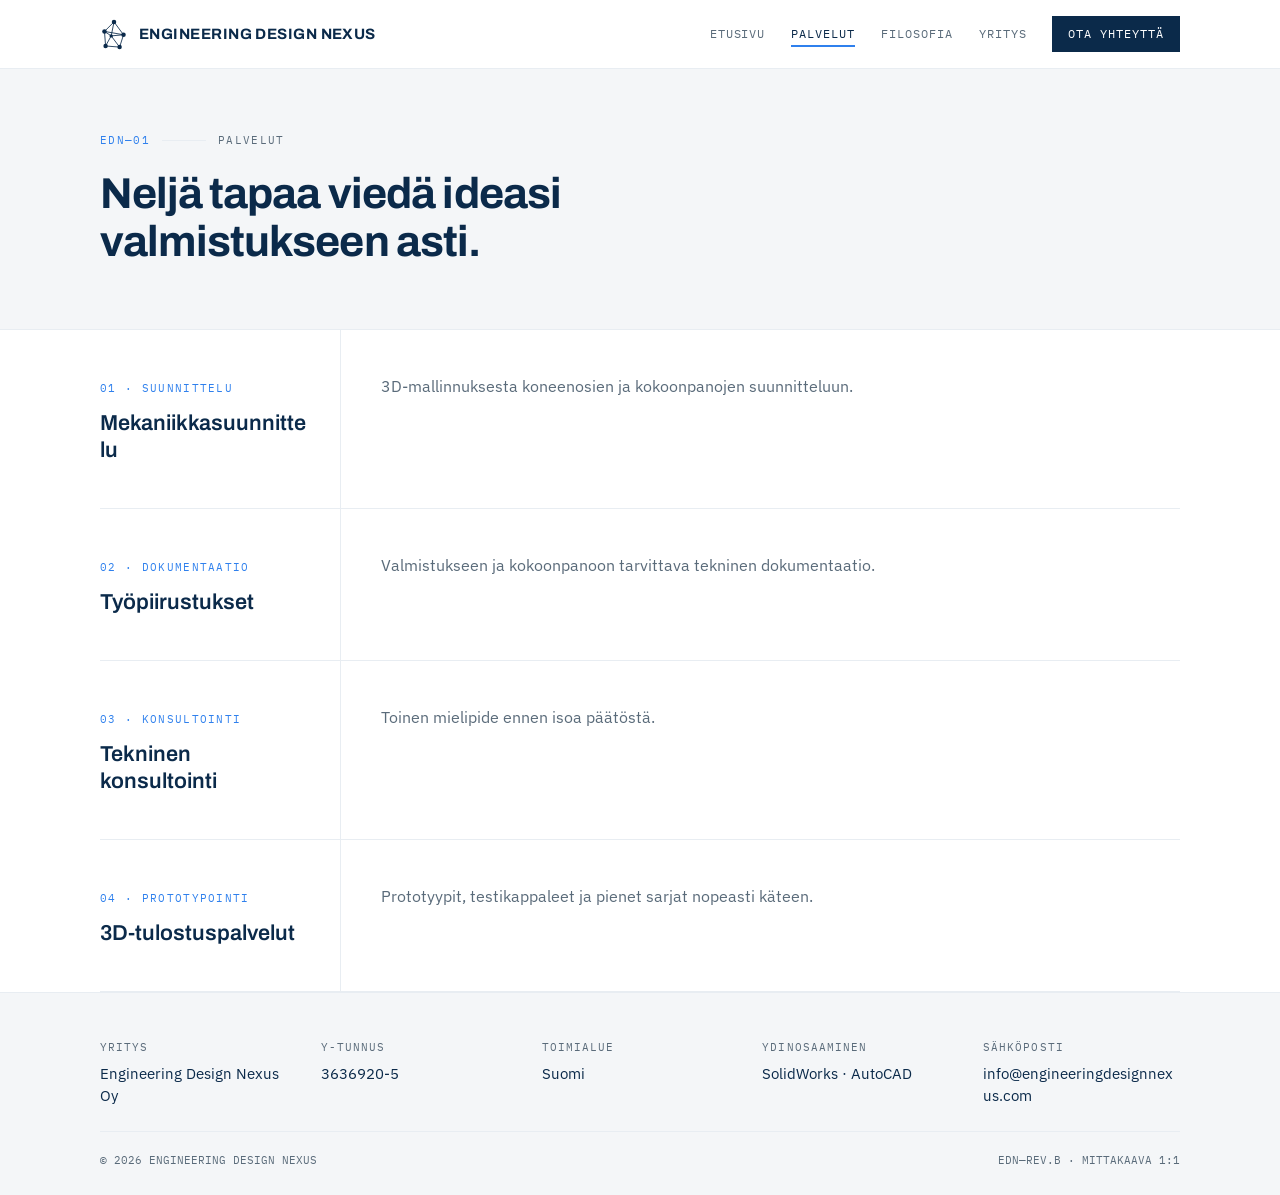
<file: palvelut.html>
<!DOCTYPE html>
<html lang="fi">
<head>
<meta charset="utf-8">
<meta name="viewport" content="width=device-width, initial-scale=1, viewport-fit=cover">
<title>Palvelut — Engineering Design Nexus</title>
<meta name="description" content="Mekaniikkasuunnittelu, työpiirustukset, tekninen konsultointi ja 3D-tulostuspalvelut.">
<meta name="theme-color" content="#FFFFFF">
<link rel="canonical" href="https://www.engineeringdesignnexus.com/palvelut">
<link rel="icon" href="favicon.ico" sizes="48x48">
<link rel="icon" href="assets/icons/favicon.svg" type="image/svg+xml">
<link rel="apple-touch-icon" href="assets/icons/apple-touch-icon.png">
<link rel="manifest" href="site.webmanifest">
<meta property="og:type" content="website">
<meta property="og:site_name" content="Engineering Design Nexus">
<meta property="og:locale" content="fi_FI">
<meta property="og:url" content="https://www.engineeringdesignnexus.com/palvelut">
<meta property="og:title" content="Palvelut — Engineering Design Nexus">
<meta property="og:description" content="Neljä tapaa viedä ideasi valmistukseen asti: mekaniikkasuunnittelu, työpiirustukset, tekninen konsultointi ja 3D-tulostuspalvelut.">
<meta property="og:image" content="https://www.engineeringdesignnexus.com/assets/og-image.png">
<meta property="og:image:width" content="1200">
<meta property="og:image:height" content="630">
<meta property="og:image:alt" content="Engineering Design Nexus — Tekniset ratkaisut, jotka valmistuvat.">
<meta name="twitter:card" content="summary_large_image">
<link rel="preload" href="assets/fonts/archivo-latin.woff2" as="font" type="font/woff2" crossorigin>
<link rel="preload" href="assets/fonts/plex-sans-latin.woff2" as="font" type="font/woff2" crossorigin>
<link rel="preload" href="assets/fonts/plex-mono-400-latin.woff2" as="font" type="font/woff2" crossorigin>
<script>document.documentElement.classList.add('js')</script>
<link rel="stylesheet" href="assets/site.css">
<script src="assets/site.js" defer></script>
</head>
<body>
<a class="skip" href="#sisalto">Siirry sisältöön</a>
<header class="site-header">
  <div class="bar">
    <a class="brand" href="index.html" aria-label="Engineering Design Nexus — etusivu">
      <img src="assets/logo-mark-navy.svg" width="28" height="31" alt="">
      <span>ENGINEERING DESIGN NEXUS</span>
    </a>
    <nav class="desktop-nav" aria-label="Päävalikko">
      <a class="nav-link" href="index.html">Etusivu</a>
      <a class="nav-link" href="palvelut.html" aria-current="page">Palvelut</a>
      <a class="nav-link" href="filosofia.html">Filosofia</a>
      <a class="nav-link" href="yritys.html">Yritys</a>
      <a class="nav-cta" href="yhteystiedot.html">Ota yhteyttä</a>
    </nav>
    <button class="hamburger" type="button" aria-label="Valikko" aria-controls="mobile-menu" aria-expanded="false"><span></span><span></span><span></span></button>
  </div>
</header>
<div class="mobile-panel" id="mobile-menu" role="dialog" aria-modal="true" aria-label="Valikko" aria-hidden="true" inert>
  <div class="top"><button class="panel-close" type="button" aria-label="Sulje valikko">×</button></div>
  <nav aria-label="Mobiilivalikko">
    <a href="index.html">Etusivu</a>
    <a href="palvelut.html" aria-current="page">Palvelut</a>
    <a href="filosofia.html">Filosofia</a>
    <a href="yritys.html">Yritys</a>
    <a href="yhteystiedot.html">Ota yhteyttä</a>
  </nav>
</div>
<main id="sisalto">
  <section class="page-head">
    <div class="wrap">
      <div class="label"><span class="code">EDN—01</span><span class="rule"></span><span class="name">Palvelut</span></div>
      <h1 class="h1 h1-page" style="max-width:22ch">Neljä tapaa viedä ideasi valmistukseen asti.</h1>
    </div>
  </section>
  <section>
    <div class="wrap">
      <div class="reveal" style="transition-delay:0ms">
        <div class="svc-row hover-card"><div class="hover-card-bar"></div>
          <div class="t"><span class="badge badge-mono">01 · SUUNNITTELU</span><h2>Mekaniikkasuunnittelu</h2></div>
          <div class="b"><p>3D-mallinnuksesta koneenosien ja kokoonpanojen suunnitteluun.</p></div>
        </div>
      </div>
      <div class="reveal" style="transition-delay:100ms">
        <div class="svc-row hover-card"><div class="hover-card-bar"></div>
          <div class="t"><span class="badge badge-mono">02 · DOKUMENTAATIO</span><h2>Työpiirustukset</h2></div>
          <div class="b"><p>Valmistukseen ja kokoonpanoon tarvittava tekninen dokumentaatio.</p></div>
        </div>
      </div>
      <div class="reveal" style="transition-delay:200ms">
        <div class="svc-row hover-card"><div class="hover-card-bar"></div>
          <div class="t"><span class="badge badge-mono">03 · KONSULTOINTI</span><h2>Tekninen konsultointi</h2></div>
          <div class="b"><p>Toinen mielipide ennen isoa päätöstä.</p></div>
        </div>
      </div>
      <div class="reveal" style="transition-delay:300ms">
        <div class="svc-row hover-card"><div class="hover-card-bar"></div>
          <div class="t"><span class="badge badge-mono">04 · PROTOTYPOINTI</span><h2>3D-tulostuspalvelut</h2></div>
          <div class="b"><p>Prototyypit, testikappaleet ja pienet sarjat nopeasti käteen.</p></div>
        </div>
      </div>
    </div>
  </section>
</main>
<footer class="site-footer">
  <div class="wrap">
    <div class="foot-grid">
      <div><span class="badge badge-outline">Yritys</span><div class="v">Engineering Design Nexus Oy</div></div>
      <div><span class="badge badge-outline">Y-tunnus</span><div class="v">3636920-5</div></div>
      <div><span class="badge badge-outline">Toimialue</span><div class="v">Suomi</div></div>
      <div><span class="badge badge-outline">Ydinosaaminen</span><div class="v">SolidWorks · AutoCAD</div></div>
      <div class="email"><span class="badge badge-outline">Sähköposti</span><div class="v"><a href="mailto:info@engineeringdesignnexus.com">info@engineeringdesignnexus.com</a></div></div>
    </div>
    <div class="foot-meta"><span>© 2026 ENGINEERING DESIGN NEXUS</span><span>EDN—REV.B · MITTAKAAVA 1:1</span></div>
  </div>
</footer>
</body>
</html>
</file>
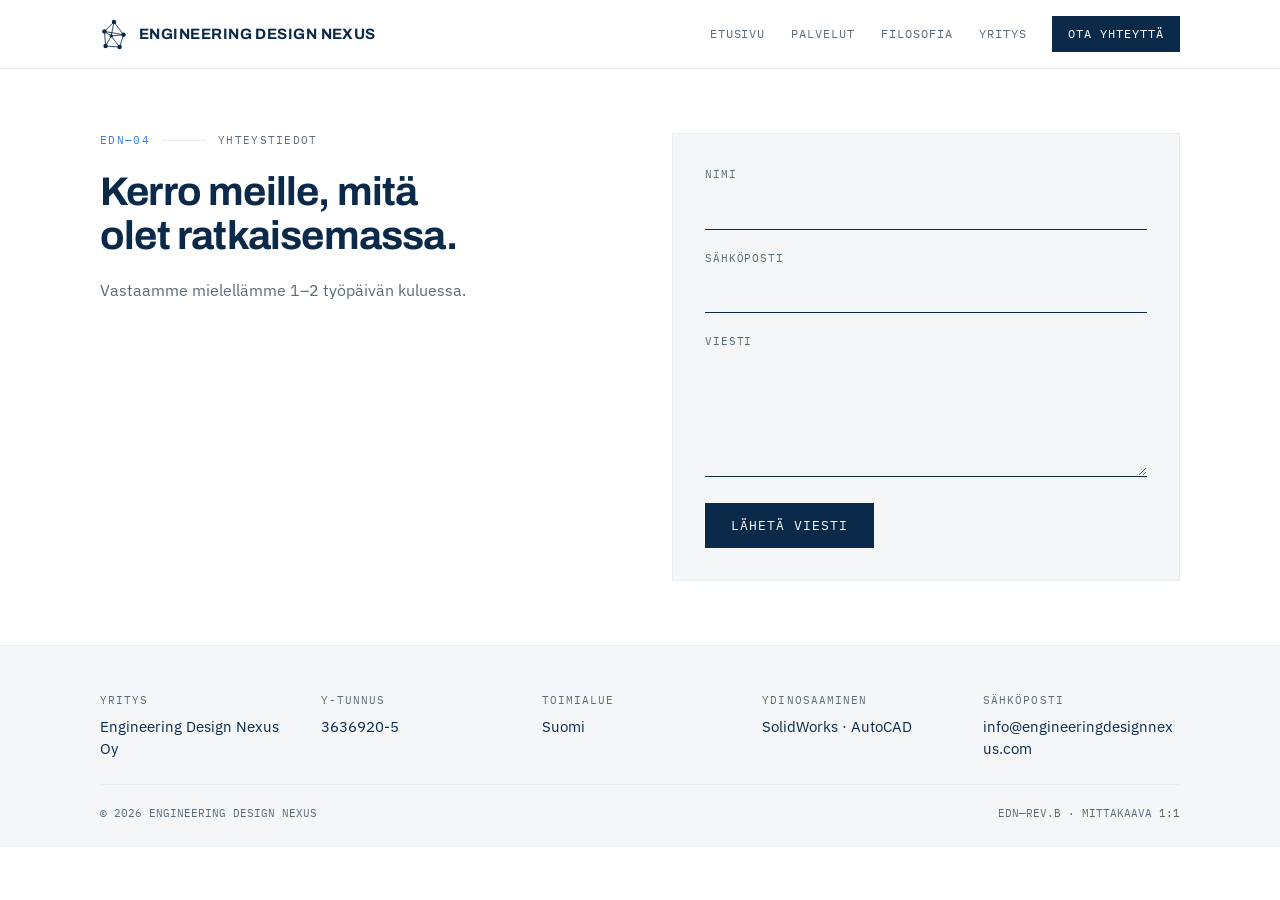
<file: yhteystiedot.html>
<!DOCTYPE html>
<html lang="fi">
<head>
<meta charset="utf-8">
<meta name="viewport" content="width=device-width, initial-scale=1, viewport-fit=cover">
<title>Yhteystiedot — Engineering Design Nexus</title>
<meta name="description" content="Kerro meille, mitä olet ratkaisemassa. Vastaamme mielellämme 1–2 työpäivän kuluessa.">
<meta name="theme-color" content="#FFFFFF">
<link rel="canonical" href="https://www.engineeringdesignnexus.com/yhteystiedot">
<link rel="icon" href="favicon.ico" sizes="48x48">
<link rel="icon" href="assets/icons/favicon.svg" type="image/svg+xml">
<link rel="apple-touch-icon" href="assets/icons/apple-touch-icon.png">
<link rel="manifest" href="site.webmanifest">
<meta property="og:type" content="website">
<meta property="og:site_name" content="Engineering Design Nexus">
<meta property="og:locale" content="fi_FI">
<meta property="og:url" content="https://www.engineeringdesignnexus.com/yhteystiedot">
<meta property="og:title" content="Yhteystiedot — Engineering Design Nexus">
<meta property="og:description" content="Kerro meille, mitä olet ratkaisemassa. Vastaamme mielellämme 1–2 työpäivän kuluessa.">
<meta property="og:image" content="https://www.engineeringdesignnexus.com/assets/og-image.png">
<meta property="og:image:width" content="1200">
<meta property="og:image:height" content="630">
<meta property="og:image:alt" content="Engineering Design Nexus — Tekniset ratkaisut, jotka valmistuvat.">
<meta name="twitter:card" content="summary_large_image">
<link rel="preload" href="assets/fonts/archivo-latin.woff2" as="font" type="font/woff2" crossorigin>
<link rel="preload" href="assets/fonts/plex-sans-latin.woff2" as="font" type="font/woff2" crossorigin>
<link rel="preload" href="assets/fonts/plex-mono-400-latin.woff2" as="font" type="font/woff2" crossorigin>
<script>document.documentElement.classList.add('js')</script>
<link rel="stylesheet" href="assets/site.css">
<script src="assets/site.js" defer></script>
</head>
<body>
<a class="skip" href="#sisalto">Siirry sisältöön</a>
<header class="site-header">
  <div class="bar">
    <a class="brand" href="index.html" aria-label="Engineering Design Nexus — etusivu">
      <img src="assets/logo-mark-navy.svg" width="28" height="31" alt="">
      <span>ENGINEERING DESIGN NEXUS</span>
    </a>
    <nav class="desktop-nav" aria-label="Päävalikko">
      <a class="nav-link" href="index.html">Etusivu</a>
      <a class="nav-link" href="palvelut.html">Palvelut</a>
      <a class="nav-link" href="filosofia.html">Filosofia</a>
      <a class="nav-link" href="yritys.html">Yritys</a>
      <a class="nav-cta" href="yhteystiedot.html" aria-current="page">Ota yhteyttä</a>
    </nav>
    <button class="hamburger" type="button" aria-label="Valikko" aria-controls="mobile-menu" aria-expanded="false"><span></span><span></span><span></span></button>
  </div>
</header>
<div class="mobile-panel" id="mobile-menu" role="dialog" aria-modal="true" aria-label="Valikko" aria-hidden="true" inert>
  <div class="top"><button class="panel-close" type="button" aria-label="Sulje valikko">×</button></div>
  <nav aria-label="Mobiilivalikko">
    <a href="index.html">Etusivu</a>
    <a href="palvelut.html">Palvelut</a>
    <a href="filosofia.html">Filosofia</a>
    <a href="yritys.html">Yritys</a>
    <a href="yhteystiedot.html" aria-current="page">Ota yhteyttä</a>
  </nav>
</div>
<main id="sisalto">
  <section class="contact">
    <div class="wrap">
      <div class="reveal">
        <div class="label" style="margin-bottom:22px"><span class="code">EDN—04</span><span class="rule"></span><span class="name">Yhteystiedot</span></div>
        <h1 class="h1">Kerro meille, mitä olet ratkaisemassa.</h1>
        <p class="lede">Vastaamme mielellämme 1–2 työpäivän kuluessa.</p>
      </div>
      <div class="reveal" style="transition-delay:120ms">
        <form class="form" name="yhteydenotto" method="POST" data-netlify="true" netlify-honeypot="bot-field">
          <input type="hidden" name="form-name" value="yhteydenotto">
          <p class="sr-only"><label>Älä täytä tätä kenttää: <input name="bot-field" tabindex="-1" autocomplete="off"></label></p>
          <div class="field">
            <label for="nimi">Nimi</label>
            <input id="nimi" name="nimi" type="text" autocomplete="name" required aria-describedby="nimi-err">
            <span class="field-error" id="nimi-err">Anna nimesi.</span>
          </div>
          <div class="field">
            <label for="sahkoposti">Sähköposti</label>
            <input id="sahkoposti" name="sahkoposti" type="email" inputmode="email" autocomplete="email" required aria-describedby="sahkoposti-err">
            <span class="field-error" id="sahkoposti-err">Anna kelvollinen sähköpostiosoite.</span>
          </div>
          <div class="field">
            <label for="viesti">Viesti</label>
            <textarea id="viesti" name="viesti" rows="5" required aria-describedby="viesti-err"></textarea>
            <span class="field-error" id="viesti-err">Kerro lyhyesti, mitä olet ratkaisemassa.</span>
          </div>
          <p class="form-msg" role="alert" hidden>Lähetys epäonnistui. Yritä uudelleen tai laita sähköpostia osoitteeseen <a href="mailto:info@engineeringdesignnexus.com">info@engineeringdesignnexus.com</a>.</p>
          <button class="btn btn-primary" type="submit">Lähetä viesti</button>
        </form>
        <div class="form-done" tabindex="-1" role="status" hidden>
          <span class="badge badge-mono">EDN—04</span>
          <p>Kiitos yhteydenotosta! Vastaamme 1–2 työpäivän kuluessa.</p>
        </div>
      </div>
    </div>
  </section>
</main>
<footer class="site-footer">
  <div class="wrap">
    <div class="foot-grid">
      <div><span class="badge badge-outline">Yritys</span><div class="v">Engineering Design Nexus Oy</div></div>
      <div><span class="badge badge-outline">Y-tunnus</span><div class="v">3636920-5</div></div>
      <div><span class="badge badge-outline">Toimialue</span><div class="v">Suomi</div></div>
      <div><span class="badge badge-outline">Ydinosaaminen</span><div class="v">SolidWorks · AutoCAD</div></div>
      <div class="email"><span class="badge badge-outline">Sähköposti</span><div class="v"><a href="mailto:info@engineeringdesignnexus.com">info@engineeringdesignnexus.com</a></div></div>
    </div>
    <div class="foot-meta"><span>© 2026 ENGINEERING DESIGN NEXUS</span><span>EDN—REV.B · MITTAKAAVA 1:1</span></div>
  </div>
</footer>
</body>
</html>
</file>
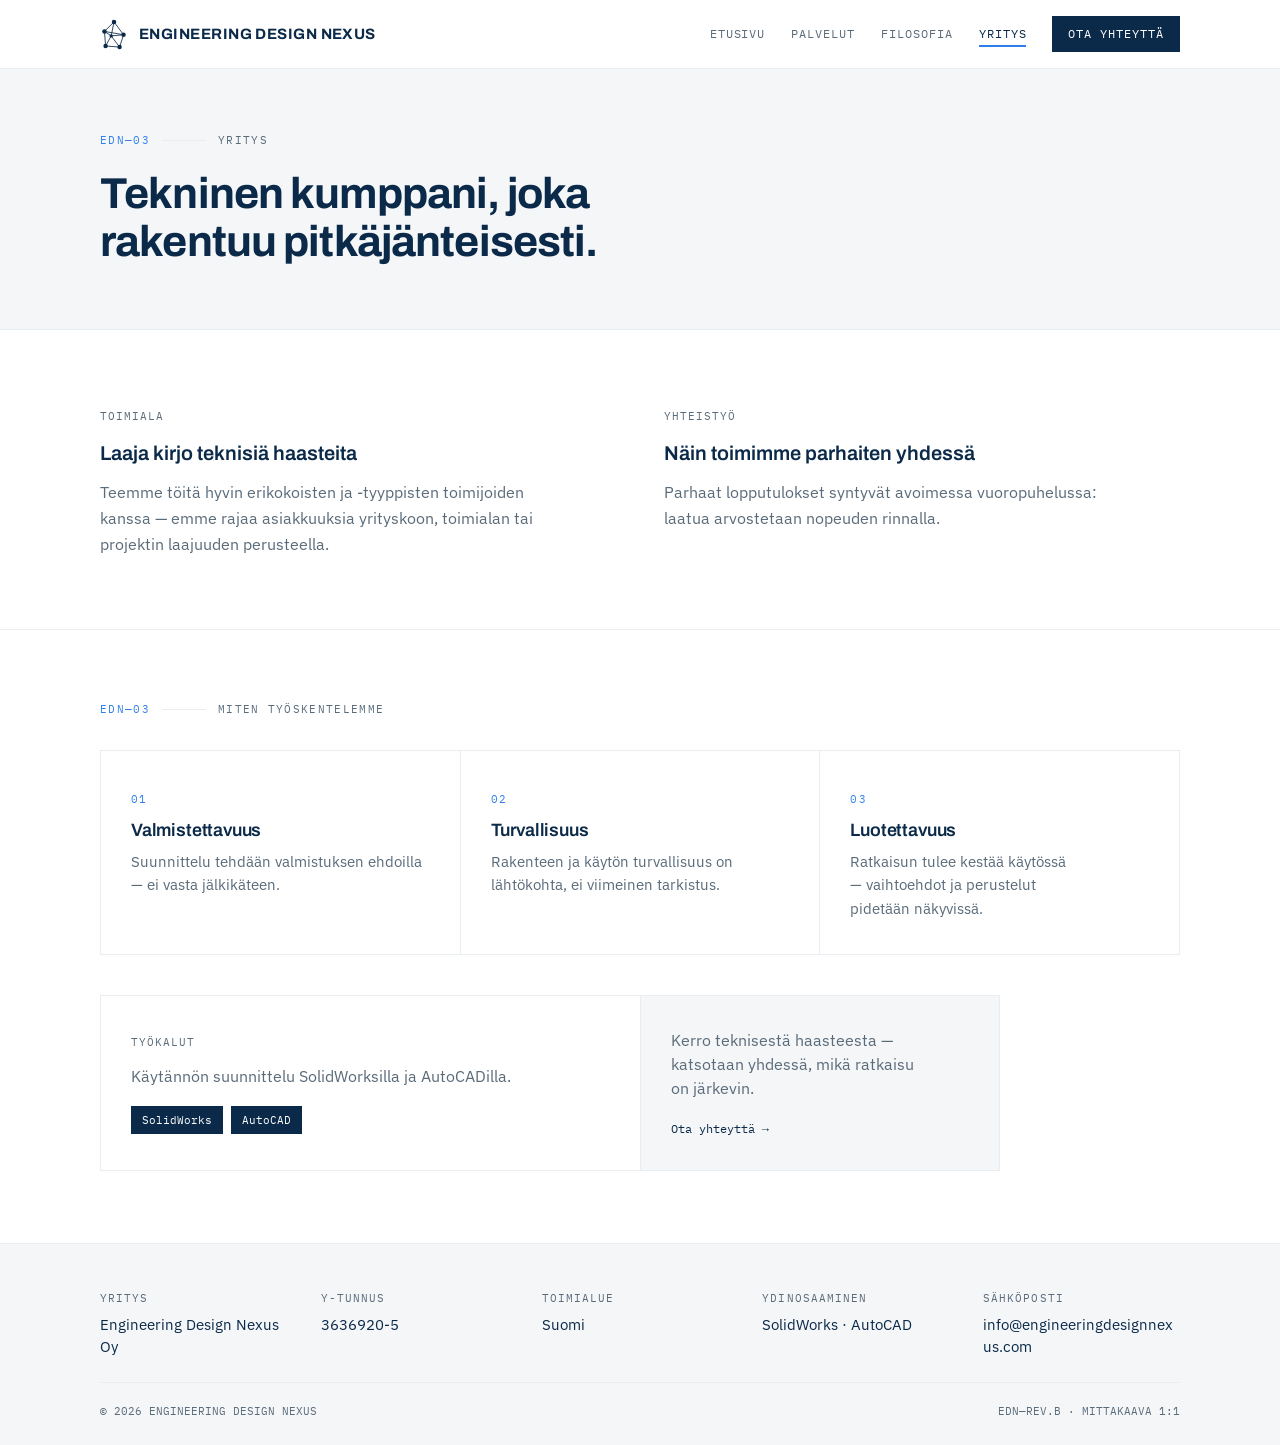
<file: yritys.html>
<!DOCTYPE html>
<html lang="fi">
<head>
<meta charset="utf-8">
<meta name="viewport" content="width=device-width, initial-scale=1, viewport-fit=cover">
<title>Yritys — Engineering Design Nexus</title>
<meta name="description" content="Tekninen kumppani, joka rakentuu pitkäjänteisesti. Käytännön suunnittelu SolidWorksilla ja AutoCADilla.">
<meta name="theme-color" content="#FFFFFF">
<link rel="canonical" href="https://www.engineeringdesignnexus.com/yritys">
<link rel="icon" href="favicon.ico" sizes="48x48">
<link rel="icon" href="assets/icons/favicon.svg" type="image/svg+xml">
<link rel="apple-touch-icon" href="assets/icons/apple-touch-icon.png">
<link rel="manifest" href="site.webmanifest">
<meta property="og:type" content="website">
<meta property="og:site_name" content="Engineering Design Nexus">
<meta property="og:locale" content="fi_FI">
<meta property="og:url" content="https://www.engineeringdesignnexus.com/yritys">
<meta property="og:title" content="Yritys — Engineering Design Nexus">
<meta property="og:description" content="Tekninen kumppani, joka rakentuu pitkäjänteisesti.">
<meta property="og:image" content="https://www.engineeringdesignnexus.com/assets/og-image.png">
<meta property="og:image:width" content="1200">
<meta property="og:image:height" content="630">
<meta property="og:image:alt" content="Engineering Design Nexus — Tekniset ratkaisut, jotka valmistuvat.">
<meta name="twitter:card" content="summary_large_image">
<link rel="preload" href="assets/fonts/archivo-latin.woff2" as="font" type="font/woff2" crossorigin>
<link rel="preload" href="assets/fonts/plex-sans-latin.woff2" as="font" type="font/woff2" crossorigin>
<link rel="preload" href="assets/fonts/plex-mono-400-latin.woff2" as="font" type="font/woff2" crossorigin>
<script>document.documentElement.classList.add('js')</script>
<link rel="stylesheet" href="assets/site.css">
<script src="assets/site.js" defer></script>
</head>
<body>
<a class="skip" href="#sisalto">Siirry sisältöön</a>
<header class="site-header">
  <div class="bar">
    <a class="brand" href="index.html" aria-label="Engineering Design Nexus — etusivu">
      <img src="assets/logo-mark-navy.svg" width="28" height="31" alt="">
      <span>ENGINEERING DESIGN NEXUS</span>
    </a>
    <nav class="desktop-nav" aria-label="Päävalikko">
      <a class="nav-link" href="index.html">Etusivu</a>
      <a class="nav-link" href="palvelut.html">Palvelut</a>
      <a class="nav-link" href="filosofia.html">Filosofia</a>
      <a class="nav-link" href="yritys.html" aria-current="page">Yritys</a>
      <a class="nav-cta" href="yhteystiedot.html">Ota yhteyttä</a>
    </nav>
    <button class="hamburger" type="button" aria-label="Valikko" aria-controls="mobile-menu" aria-expanded="false"><span></span><span></span><span></span></button>
  </div>
</header>
<div class="mobile-panel" id="mobile-menu" role="dialog" aria-modal="true" aria-label="Valikko" aria-hidden="true" inert>
  <div class="top"><button class="panel-close" type="button" aria-label="Sulje valikko">×</button></div>
  <nav aria-label="Mobiilivalikko">
    <a href="index.html">Etusivu</a>
    <a href="palvelut.html">Palvelut</a>
    <a href="filosofia.html">Filosofia</a>
    <a href="yritys.html" aria-current="page">Yritys</a>
    <a href="yhteystiedot.html">Ota yhteyttä</a>
  </nav>
</div>
<main id="sisalto">
  <section class="page-head">
    <div class="wrap">
      <div class="label"><span class="code">EDN—03</span><span class="rule"></span><span class="name">Yritys</span></div>
      <h1 class="h1 h1-page" style="max-width:24ch">Tekninen kumppani, joka rakentuu pitkäjänteisesti.</h1>
    </div>
  </section>
  <section class="two-col" style="border-bottom:1px solid var(--grid)">
    <div class="wrap">
      <div class="reveal"><span class="badge badge-outline">Toimiala</span><h2>Laaja kirjo teknisiä haasteita</h2><p>Teemme töitä hyvin erikokoisten ja -tyyppisten toimijoiden kanssa — emme rajaa asiakkuuksia yrityskoon, toimialan tai projektin laajuuden perusteella.</p></div>
      <div class="reveal" style="transition-delay:100ms"><span class="badge badge-outline">Yhteistyö</span><h2>Näin toimimme parhaiten yhdessä</h2><p>Parhaat lopputulokset syntyvät avoimessa vuoropuhelussa: laatua arvostetaan nopeuden rinnalla.</p></div>
    </div>
  </section>
  <section class="ways">
    <div class="wrap">
      <div class="label" style="margin-bottom:32px"><span class="code">EDN—03</span><span class="rule"></span><span class="name">Miten työskentelemme</span></div>
      <div style="margin-bottom:40px">
      <div class="cells">
        <div class="reveal fill" style="transition-delay:0ms"><article class="vcard hover-card"><div class="hover-card-bar"></div><span class="badge badge-mono">01</span><h3>Valmistettavuus</h3><p>Suunnittelu tehdään valmistuksen ehdoilla — ei vasta jälkikäteen.</p></article></div>
        <div class="reveal fill" style="transition-delay:100ms"><article class="vcard hover-card"><div class="hover-card-bar"></div><span class="badge badge-mono">02</span><h3>Turvallisuus</h3><p>Rakenteen ja käytön turvallisuus on lähtökohta, ei viimeinen tarkistus.</p></article></div>
        <div class="reveal fill" style="transition-delay:200ms"><article class="vcard hover-card"><div class="hover-card-bar"></div><span class="badge badge-mono">03</span><h3>Luotettavuus</h3><p>Ratkaisun tulee kestää käytössä — vaihtoehdot ja perustelut pidetään näkyvissä.</p></article></div>
      </div>
      </div>
      <div class="reveal">
        <div class="tools">
          <div class="l">
            <span class="badge badge-outline">Työkalut</span>
            <p>Käytännön suunnittelu SolidWorksilla ja AutoCADilla.</p>
            <div class="chips"><span class="badge badge-solid">SolidWorks</span><span class="badge badge-solid">AutoCAD</span></div>
          </div>
          <div class="r">
            <p>Kerro teknisestä haasteesta — katsotaan yhdessä, mikä ratkaisu on järkevin.</p>
            <a class="nav-link" href="yhteystiedot.html">Ota yhteyttä →</a>
          </div>
        </div>
      </div>
    </div>
  </section>
</main>
<footer class="site-footer">
  <div class="wrap">
    <div class="foot-grid">
      <div><span class="badge badge-outline">Yritys</span><div class="v">Engineering Design Nexus Oy</div></div>
      <div><span class="badge badge-outline">Y-tunnus</span><div class="v">3636920-5</div></div>
      <div><span class="badge badge-outline">Toimialue</span><div class="v">Suomi</div></div>
      <div><span class="badge badge-outline">Ydinosaaminen</span><div class="v">SolidWorks · AutoCAD</div></div>
      <div class="email"><span class="badge badge-outline">Sähköposti</span><div class="v"><a href="mailto:info@engineeringdesignnexus.com">info@engineeringdesignnexus.com</a></div></div>
    </div>
    <div class="foot-meta"><span>© 2026 ENGINEERING DESIGN NEXUS</span><span>EDN—REV.B · MITTAKAAVA 1:1</span></div>
  </div>
</footer>
</body>
</html>
</file>
<file: assets/site.css>
/* Engineering Design Nexus — site styles. Mobile-first overrides at 1024 / 900 / 768 / 600 / 480 px. */
@font-face{font-family:'Archivo';font-style:normal;font-weight:500 700;font-stretch:100%;font-display:swap;src:url(fonts/archivo-latin.woff2) format('woff2');unicode-range:U+0000-00FF,U+0131,U+0152-0153,U+02BB-02BC,U+02C6,U+02DA,U+02DC,U+0304,U+0308,U+0329,U+2000-206F,U+20AC,U+2122,U+2191,U+2193,U+2212,U+2215,U+FEFF,U+FFFD}
@font-face{font-family:'Archivo';font-style:normal;font-weight:500 700;font-stretch:100%;font-display:swap;src:url(fonts/archivo-latin-ext.woff2) format('woff2');unicode-range:U+0100-02BA,U+02BD-02C5,U+02C7-02CC,U+02CE-02D7,U+02DD-02FF,U+0304,U+0308,U+0329,U+1D00-1DBF,U+1E00-1E9F,U+1EF2-1EFF,U+2020,U+20A0-20AB,U+20AD-20C0,U+2113,U+2C60-2C7F,U+A720-A7FF}
@font-face{font-family:'IBM Plex Sans';font-style:normal;font-weight:400 600;font-stretch:100%;font-display:swap;src:url(fonts/plex-sans-latin.woff2) format('woff2');unicode-range:U+0000-00FF,U+0131,U+0152-0153,U+02BB-02BC,U+02C6,U+02DA,U+02DC,U+0304,U+0308,U+0329,U+2000-206F,U+20AC,U+2122,U+2191,U+2193,U+2212,U+2215,U+FEFF,U+FFFD}
@font-face{font-family:'IBM Plex Sans';font-style:normal;font-weight:400 600;font-stretch:100%;font-display:swap;src:url(fonts/plex-sans-latin-ext.woff2) format('woff2');unicode-range:U+0100-02BA,U+02BD-02C5,U+02C7-02CC,U+02CE-02D7,U+02DD-02FF,U+0304,U+0308,U+0329,U+1D00-1DBF,U+1E00-1E9F,U+1EF2-1EFF,U+2020,U+20A0-20AB,U+20AD-20C0,U+2113,U+2C60-2C7F,U+A720-A7FF}
@font-face{font-family:'IBM Plex Mono';font-style:normal;font-weight:400;font-display:swap;src:url(fonts/plex-mono-400-latin.woff2) format('woff2');unicode-range:U+0000-00FF,U+0131,U+0152-0153,U+02BB-02BC,U+02C6,U+02DA,U+02DC,U+0304,U+0308,U+0329,U+2000-206F,U+20AC,U+2122,U+2191,U+2193,U+2212,U+2215,U+FEFF,U+FFFD}
@font-face{font-family:'IBM Plex Mono';font-style:normal;font-weight:400;font-display:swap;src:url(fonts/plex-mono-400-latin-ext.woff2) format('woff2');unicode-range:U+0100-02BA,U+02BD-02C5,U+02C7-02CC,U+02CE-02D7,U+02DD-02FF,U+0304,U+0308,U+0329,U+1D00-1DBF,U+1E00-1E9F,U+1EF2-1EFF,U+2020,U+20A0-20AB,U+20AD-20C0,U+2113,U+2C60-2C7F,U+A720-A7FF}
@font-face{font-family:'IBM Plex Mono';font-style:normal;font-weight:500 600;font-display:swap;src:url(fonts/plex-mono-500-latin.woff2) format('woff2');unicode-range:U+0000-00FF,U+0131,U+0152-0153,U+02BB-02BC,U+02C6,U+02DA,U+02DC,U+0304,U+0308,U+0329,U+2000-206F,U+20AC,U+2122,U+2191,U+2193,U+2212,U+2215,U+FEFF,U+FFFD}
@font-face{font-family:'IBM Plex Mono';font-style:normal;font-weight:500 600;font-display:swap;src:url(fonts/plex-mono-500-latin-ext.woff2) format('woff2');unicode-range:U+0100-02BA,U+02BD-02C5,U+02C7-02CC,U+02CE-02D7,U+02DD-02FF,U+0304,U+0308,U+0329,U+1D00-1DBF,U+1E00-1E9F,U+1EF2-1EFF,U+2020,U+20A0-20AB,U+20AD-20C0,U+2113,U+2C60-2C7F,U+A720-A7FF}

:root{
  --navy:#0B2A4A;--steel:#5A6B7A;--electric:#2F80ED;--electric-hover:#1A6FD4;--white:#FFFFFF;
  --surface:#F5F7FA;--surface-alt:#F4F6F8;--grid:#E8EDF2;--ig-body:#D2DAE4;--error:#D64545;
  --font-display:'Archivo',-apple-system,'Segoe UI',sans-serif;
  --font-sans:'IBM Plex Sans',-apple-system,'Segoe UI',sans-serif;
  --font-mono:'IBM Plex Mono',ui-monospace,monospace;
  /* fluid spacing: equals the original desktop values at >= ~900px */
  --pad:clamp(20px,5vw,40px);
  --sec-lg:clamp(48px,8vw,72px);
  --sec-md:clamp(44px,7vw,64px);
  --sec-sm:clamp(36px,6vw,48px);
  --cell-pad:clamp(20px,4vw,32px);
}
@view-transition{navigation:auto}
*,*::before,*::after{box-sizing:border-box}
html{-webkit-text-size-adjust:100%;text-size-adjust:100%;scroll-padding-top:80px}
body{margin:0;background:var(--white);color:var(--navy);font-family:var(--font-sans);font-size:1rem;line-height:1.5;-webkit-font-smoothing:antialiased;overflow-x:clip}
html.menu-open{overflow:hidden}
img,svg{max-width:100%;height:auto}
a{color:var(--electric)}
a:hover{color:var(--navy)}
h1,h2,h3{text-wrap:balance;overflow-wrap:break-word;hyphens:auto}
p{text-wrap:pretty}
:focus-visible{outline:2px solid var(--electric);outline-offset:2px}
.sr-only{position:absolute;width:1px;height:1px;padding:0;margin:-1px;overflow:hidden;clip:rect(0,0,0,0);white-space:nowrap;border:0}
.skip{position:absolute;left:12px;top:-60px;z-index:300;background:var(--navy);color:#fff;font-family:var(--font-mono);font-size:12px;letter-spacing:.08em;text-transform:uppercase;padding:12px 16px;text-decoration:none}
.skip:focus{top:12px;color:#fff}

.wrap{max-width:1160px;margin:0 auto;padding-left:var(--pad);padding-right:var(--pad)}
.h1{font-family:var(--font-display);font-weight:700;letter-spacing:-.02em;line-height:1.1;margin:0}
.h1-hero{font-size:clamp(2.1rem,4.4vw,3.5rem);max-width:15ch}
.h1-page{font-size:clamp(1.9rem,3.4vw,2.7rem)}
.accent{color:var(--electric)}
.muted{color:var(--steel)}

/* Section label (EDN—00 ——— LABEL) */
.label{display:flex;align-items:center;gap:12px;font-family:var(--font-mono);font-size:11px;letter-spacing:.12em;line-height:1.4}
.label .code{color:var(--electric);white-space:nowrap}
.label .rule{width:44px;height:1px;background:var(--grid);flex:none}
.label .name{color:var(--steel);text-transform:uppercase}

/* Badges */
.badge{display:inline-flex;align-items:center;font-family:var(--font-mono);font-size:11px}
.badge-mono{color:var(--electric);letter-spacing:.12em}
.badge-solid{background:var(--navy);color:var(--white);padding:6px 11px}
.badge-outline{color:var(--steel);font-size:10.5px;letter-spacing:.1em;text-transform:uppercase}

/* Buttons */
.btn{font-family:var(--font-mono);font-size:12.5px;letter-spacing:.08em;text-transform:uppercase;border:none;cursor:pointer;padding:15px 26px;min-height:44px;border-radius:0;display:inline-flex;align-items:center;justify-content:center;gap:8px;text-decoration:none;line-height:1.2;transition:background .15s ease,color .15s ease,border-color .15s ease,transform .15s ease}
.btn-primary{background:var(--navy);color:var(--white)}
.btn-secondary{background:var(--white);color:var(--navy);border:1px solid var(--navy)}
.btn-on-navy{background:var(--electric);color:var(--white)}
.btn[disabled]{opacity:.45;cursor:not-allowed}
@media (hover:hover){
  .btn-primary:not([disabled]):hover{background:var(--electric-hover);color:var(--white);transform:scale(1.02)}
  .btn-secondary:hover{background:var(--surface-alt);color:var(--navy);transform:scale(1.02)}
  .btn-on-navy:hover{background:var(--white);color:var(--navy);transform:scale(1.02)}
}
.btn-row{display:flex;gap:14px;flex-wrap:wrap;margin-top:34px}
@media (max-width:480px){.btn-row .btn{flex:1 1 100%}}

/* Header */
.site-header{position:sticky;top:0;z-index:50;border-bottom:1px solid var(--grid);transition:background .25s ease,box-shadow .25s ease,backdrop-filter .25s ease}
.site-header.scrolled{border-bottom-color:transparent;background:rgba(255,255,255,.86);-webkit-backdrop-filter:blur(8px);backdrop-filter:blur(8px);box-shadow:0 1px 0 var(--grid),0 10px 24px -18px rgba(11,42,74,.25)}
.site-header .bar{max-width:1160px;margin:0 auto;padding:16px var(--pad);padding-top:max(16px,env(safe-area-inset-top));display:flex;align-items:center;justify-content:space-between;gap:24px}
.brand{display:flex;align-items:center;gap:11px;text-decoration:none;color:var(--navy);min-width:0}
.brand:hover{color:var(--navy)}
.brand img{width:28px;height:31px;display:block;flex:none}
.brand span{font-family:var(--font-display);font-weight:700;font-size:15px;letter-spacing:.03em;white-space:nowrap}
.desktop-nav{display:flex;gap:26px;align-items:center}
.nav-link{position:relative;text-decoration:none;font-family:var(--font-mono);font-size:12px;letter-spacing:.08em;text-transform:uppercase;color:var(--steel)}
.nav-link:hover,.nav-link.active,.nav-link[aria-current="page"]{color:var(--navy)}
.nav-link::after{content:'';position:absolute;left:0;bottom:-4px;height:2px;width:0;background:var(--electric);transition:width .25s ease}
@media (hover:hover){.nav-link:hover::after{width:100%}}
.nav-link[aria-current="page"]::after{width:100%}
.nav-cta{font-family:var(--font-mono);font-size:12px;letter-spacing:.08em;text-transform:uppercase;text-decoration:none;color:#fff;background:var(--navy);padding:9px 16px}
.nav-cta:hover{color:#fff}
.hamburger{display:none;flex-direction:column;gap:5px;background:none;border:none;cursor:pointer;padding:8px;width:44px;height:44px;align-items:center;justify-content:center;flex:none;margin-right:-8px}
.hamburger span{display:block;width:20px;height:2px;background:var(--navy)}
@media (max-width:900px){
  .desktop-nav{display:none}
  .hamburger{display:flex}
}
@media (max-width:400px){
  .brand{gap:9px}
  .brand span{font-size:13px}
  .brand img{width:24px;height:27px}
}

/* Mobile menu panel */
.mobile-panel{position:fixed;inset:0;background:var(--white);z-index:200;display:flex;flex-direction:column;padding:24px 28px;padding-top:max(24px,env(safe-area-inset-top));padding-bottom:max(24px,env(safe-area-inset-bottom));transform:translateX(100%);visibility:hidden;transition:transform .3s ease,visibility 0s linear .3s;overflow-y:auto;overscroll-behavior:contain}
.mobile-panel.open{transform:translateX(0);visibility:visible;transition:transform .3s ease}
.mobile-panel .top{display:flex;justify-content:flex-end}
.panel-close{background:none;border:none;font-size:28px;line-height:1;color:var(--navy);min-width:44px;min-height:44px;cursor:pointer;margin-right:-8px}
.mobile-panel nav{display:flex;flex-direction:column;margin-top:20px}
.mobile-panel nav a{font-family:var(--font-mono);font-size:20px;letter-spacing:.06em;text-transform:uppercase;text-decoration:none;color:var(--navy);min-height:56px;display:flex;align-items:center;border-bottom:1px solid var(--grid)}
.mobile-panel nav a[aria-current="page"]{color:var(--electric)}
@media (prefers-reduced-motion:reduce){.mobile-panel,.mobile-panel.open{transition:none}}

/* Reveal on scroll (only when JS is running) */
@media (prefers-reduced-motion:no-preference){
  .js .reveal{opacity:0;transform:translateY(16px);transition:opacity .6s ease,transform .6s ease}
  .js .reveal.in{opacity:1;transform:none}
  .load-header{animation:slideDown .3s ease both}
  .load-1{animation:fadeUp .4s ease both;animation-delay:.15s}
  .load-2{animation:fadeUp .4s ease both;animation-delay:.3s}
  .load-3{animation:fadeUp .4s ease both;animation-delay:.45s}
}
@keyframes slideDown{from{transform:translateY(-12px);opacity:0}to{transform:none;opacity:1}}
@keyframes fadeUp{from{transform:translateY(14px);opacity:0}to{transform:none;opacity:1}}

/* Hover card */
.hover-card{position:relative}
.hover-card-bar{position:absolute;top:0;left:0;right:0;height:0;background:var(--electric);transition:height .2s ease}
@media (hover:hover){
  .hover-card{transition:transform .2s ease}
  .hover-card:hover{transform:translateY(-2px)}
  .hover-card:hover .hover-card-bar{height:2px}
}

/* Hero */
.hero{border-bottom:1px solid var(--grid);position:relative;overflow:hidden}
.hero .wrap{padding-top:var(--sec-lg);padding-bottom:var(--sec-lg);display:grid;grid-template-columns:minmax(0,1.05fr) minmax(0,.95fr);gap:56px;align-items:center;position:relative}
.hero-lede{margin:24px 0 0;font-size:1.08rem;line-height:1.6;color:var(--steel);max-width:48ch}
.hero-visual{background:var(--surface-alt);border:1px solid var(--grid);padding:var(--cell-pad)}
.dot-canvas{position:absolute;inset:0;width:100%;height:100%;pointer-events:none;opacity:.12}
@media (max-width:900px){
  .hero .wrap{grid-template-columns:minmax(0,1fr);gap:40px}
  .hero-visual{max-width:560px}
}
@media (max-width:768px){.dot-canvas{display:none}}

/* Nexus hero diagram */
.nexus{width:100%;height:auto;display:block}
.nexus line{stroke:var(--navy);stroke-width:2.4}
.nexus circle{fill:var(--navy)}
.nexus .node-label{font-family:var(--font-mono);font-size:15px;font-weight:600;fill:#fff}
.nexus .caption{font-family:var(--font-mono);font-size:11px;fill:var(--steel)}
@media (prefers-reduced-motion:no-preference){
  .js .nexus .net{opacity:0;transition:opacity .3s ease .2s}
  .js .nexus line{stroke-dasharray:var(--len);stroke-dashoffset:var(--len)}
  .js .nexus circle{transform:scale(0);transform-box:fill-box;transform-origin:center}
  .js .nexus .node-label{opacity:0}
  .js .nexus .caption{opacity:0}
  .js .nexus.ready .net{opacity:1}
  .js .nexus.ready line{stroke-dashoffset:0;transition:stroke-dashoffset .6s ease var(--d)}
  .js .nexus.ready circle{transform:scale(1);transition:transform .45s cubic-bezier(.34,1.56,.64,1) var(--d)}
  .js .nexus.ready .node-label{opacity:1;transition:opacity .4s ease 1.1s}
  .js .nexus.ready .caption{opacity:1;transition:opacity .5s ease 1.3s}
}
@media (max-width:480px){.nexus .caption{font-size:13px}}

/* Hairline cell grid (1px gaps draw the lines) */
.cells{display:grid;grid-template-columns:repeat(3,minmax(0,1fr));gap:1px;background:var(--grid);border:1px solid var(--grid)}
.cells > *{min-width:0}
@media (max-width:768px){.cells{grid-template-columns:minmax(0,1fr)}}
.vcard{background:var(--white);padding:34px 30px;height:100%}
.vcard h3{font-family:var(--font-display);font-weight:600;font-size:1.12rem;margin:10px 0 8px;letter-spacing:-.01em;line-height:1.3}
.vcard p{margin:0;font-size:.94rem;line-height:1.55;color:var(--steel)}
@media (max-width:768px){.vcard{padding:28px 24px}}
.fill{height:100%}

/* Navy CTA band */
.cta-band{background:var(--navy);color:#fff;position:relative;overflow:hidden}
.cta-band .wrap{padding-top:var(--sec-md);padding-bottom:var(--sec-md);display:flex;justify-content:space-between;gap:24px 40px;align-items:center;flex-wrap:wrap}
.cta-band h2{font-family:var(--font-display);font-weight:600;font-size:clamp(1.5rem,2.4vw,2rem);margin:0;line-height:1.2}

/* Page head */
.page-head{background:var(--surface-alt);border-bottom:1px solid var(--grid)}
.page-head .wrap{padding-top:var(--sec-md);padding-bottom:var(--sec-md)}
.page-head .label{margin-bottom:22px}

/* Services */
.svc-row{display:grid;grid-template-columns:minmax(0,240px) minmax(0,1fr);border-bottom:1px solid var(--grid)}
.svc-row .t{padding:44px 32px 44px 0}
.svc-row .t h2{font-family:var(--font-display);font-weight:600;font-size:1.35rem;margin:12px 0 0;line-height:1.25}
.svc-row .b{padding:44px 0 44px 40px;border-left:1px solid var(--grid)}
.svc-row .b p{margin:0;color:var(--steel);max-width:62ch}
@media (max-width:768px){
  .svc-row{grid-template-columns:minmax(0,1fr)}
  .svc-row .t{padding:32px 0 10px}
  .svc-row .b{padding:0 0 32px;border-left:0}
}

/* Philosophy */
.note .wrap{padding-top:var(--sec-sm);padding-bottom:var(--sec-sm)}
.note p{margin:0;padding-left:20px;border-left:2px solid var(--electric);font-size:1rem;line-height:1.6;color:var(--steel);max-width:70ch}
.process .wrap{padding-top:var(--sec-lg);padding-bottom:var(--sec-lg)}
.steps{list-style:none;padding:0;margin:0;display:grid;grid-template-columns:repeat(7,minmax(0,1fr));gap:1px;background:var(--grid);border:1px solid var(--grid)}
.steps li{background:var(--white);color:var(--navy);padding:24px 20px 28px;min-width:0}
.steps .n{display:block;font-family:var(--font-mono);font-size:11px;letter-spacing:.12em;color:var(--electric);margin-bottom:12px}
.steps .s{font-size:.95rem;font-weight:500;overflow-wrap:break-word;hyphens:auto}
.steps li.last{background:var(--navy);color:#fff}
.steps li.last .n{color:#7FB2F5}
@media (max-width:1024px){
  .steps{grid-template-columns:repeat(4,minmax(0,1fr))}
  .steps li.last{grid-column:span 2}
}
@media (max-width:600px){
  .steps{grid-template-columns:repeat(2,minmax(0,1fr))}
  .steps li{padding:20px 16px 22px}
}

/* Company */
.two-col .wrap{padding-top:var(--sec-lg);padding-bottom:var(--sec-lg);display:grid;grid-template-columns:repeat(2,minmax(0,1fr));gap:48px}
.two-col h2{font-family:var(--font-display);font-weight:600;font-size:1.25rem;margin:14px 0;line-height:1.3}
.two-col p{margin:0;color:var(--steel);max-width:46ch;line-height:1.6}
@media (max-width:768px){.two-col .wrap{grid-template-columns:minmax(0,1fr);gap:40px}}
.ways .wrap{padding-top:var(--sec-lg);padding-bottom:var(--sec-lg)}
.tools{display:grid;grid-template-columns:minmax(0,1.2fr) minmax(0,.8fr);border:1px solid var(--grid);max-width:900px}
.tools .l{padding:32px 30px}
.tools .l p{margin:12px 0 18px;color:var(--steel);max-width:42ch}
.tools .chips{display:flex;gap:8px;flex-wrap:wrap}
.tools .r{padding:32px 30px;background:var(--surface-alt);border-left:1px solid var(--grid);display:flex;flex-direction:column;justify-content:space-between;gap:20px}
.tools .r p{margin:0;color:var(--steel)}
.tools .r .nav-link{color:var(--navy);align-self:flex-start;text-transform:none;letter-spacing:0}
@media (max-width:768px){
  .tools{grid-template-columns:minmax(0,1fr)}
  .tools .l,.tools .r{padding:28px 24px}
  .tools .r{border-left:0;border-top:1px solid var(--grid)}
}
@media (pointer:coarse){.tools .r .nav-link{padding:12px 0}.tools .r .nav-link::after{bottom:8px}}

/* Contact */
.contact .wrap{padding-top:var(--sec-md);padding-bottom:var(--sec-md);display:grid;grid-template-columns:minmax(0,1fr) minmax(0,1fr);gap:64px}
.contact .h1{font-size:clamp(1.9rem,3.2vw,2.5rem);max-width:18ch}
.contact .lede{margin:20px 0 0;color:var(--steel);max-width:44ch;line-height:1.6}
@media (max-width:900px){.contact .wrap{grid-template-columns:minmax(0,1fr);gap:40px}}
.form,.form-done{background:var(--surface-alt);border:1px solid var(--grid);padding:var(--cell-pad)}
.form{display:flex;flex-direction:column;gap:20px}
.form[hidden],.form-done[hidden]{display:none}
.form-done:focus{outline:none}
.field label{display:block;font-family:var(--font-mono);font-size:11px;letter-spacing:.08em;text-transform:uppercase;color:var(--steel);margin-bottom:6px}
.field input,.field textarea{width:100%;background:transparent;border:none;border-bottom:1px solid var(--navy);border-radius:0;padding:10px 2px;font-family:var(--font-sans);font-size:.98rem;color:var(--navy);outline:none;transition:border-color .2s ease;-webkit-appearance:none;appearance:none}
.field textarea{resize:vertical;min-height:120px}
.field input:focus,.field textarea:focus{border-bottom-color:var(--electric);box-shadow:0 1px 0 var(--electric)}
@media (pointer:coarse){.field input,.field textarea{font-size:16px}}
.field.error input,.field.error textarea{border-bottom-color:var(--error)}
.field-error{color:var(--error);font-size:12px;font-family:var(--font-mono);margin-top:6px;display:none}
.field.error .field-error{display:block}
.form-msg{margin:0;color:var(--error);font-size:13px;line-height:1.5}
.form-msg[hidden]{display:none}
.form .btn{align-self:flex-start}
@media (max-width:480px){.form .btn{align-self:stretch}}
.form-done p{margin:14px 0 0;font-size:1.05rem;color:var(--navy);line-height:1.6}
.spinner{width:14px;height:14px;border:2px solid rgba(255,255,255,.4);border-top-color:#fff;border-radius:50%;display:inline-block}
@media (prefers-reduced-motion:no-preference){.spinner{animation:spin .7s linear infinite}}
@keyframes spin{to{transform:rotate(360deg)}}

/* Footer */
.site-footer{background:var(--surface-alt);border-top:1px solid var(--grid)}
.site-footer .wrap{padding-top:40px;padding-bottom:max(26px,env(safe-area-inset-bottom))}
.foot-grid{display:grid;grid-template-columns:repeat(5,minmax(0,1fr));gap:24px;padding-bottom:24px;border-bottom:1px solid var(--grid)}
.foot-grid .v{font-size:.92rem;margin-top:6px;color:var(--navy);overflow-wrap:anywhere}
.foot-grid .v a{color:var(--navy);text-decoration:none}
.foot-grid .v a:hover{color:var(--electric)}
.foot-meta{display:flex;justify-content:space-between;flex-wrap:wrap;gap:10px;padding-top:20px;font-family:var(--font-mono);font-size:11px;color:var(--steel)}
@media (max-width:900px){.foot-grid{grid-template-columns:repeat(3,minmax(0,1fr))}}
@media (max-width:600px){
  .foot-grid{grid-template-columns:repeat(2,minmax(0,1fr));gap:20px 16px}
  .foot-grid .email{grid-column:1/-1}
}
</file>
